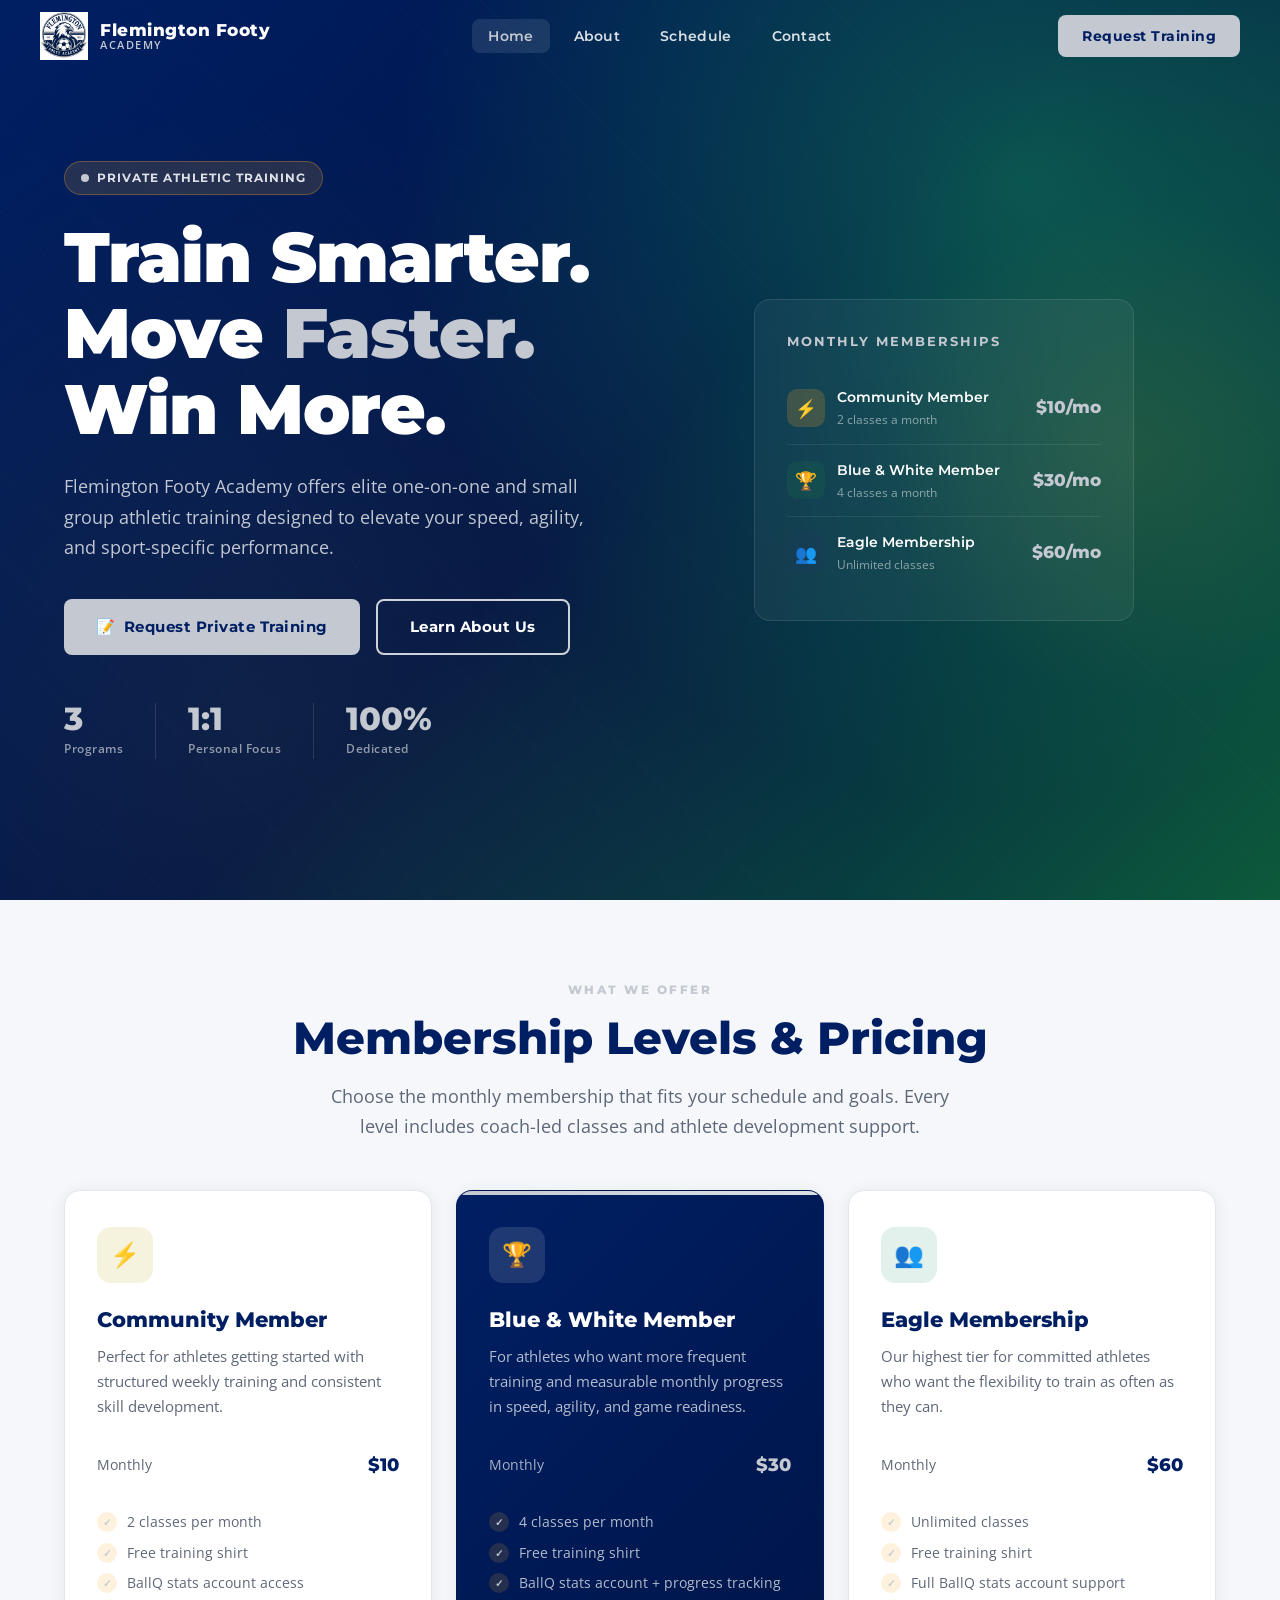
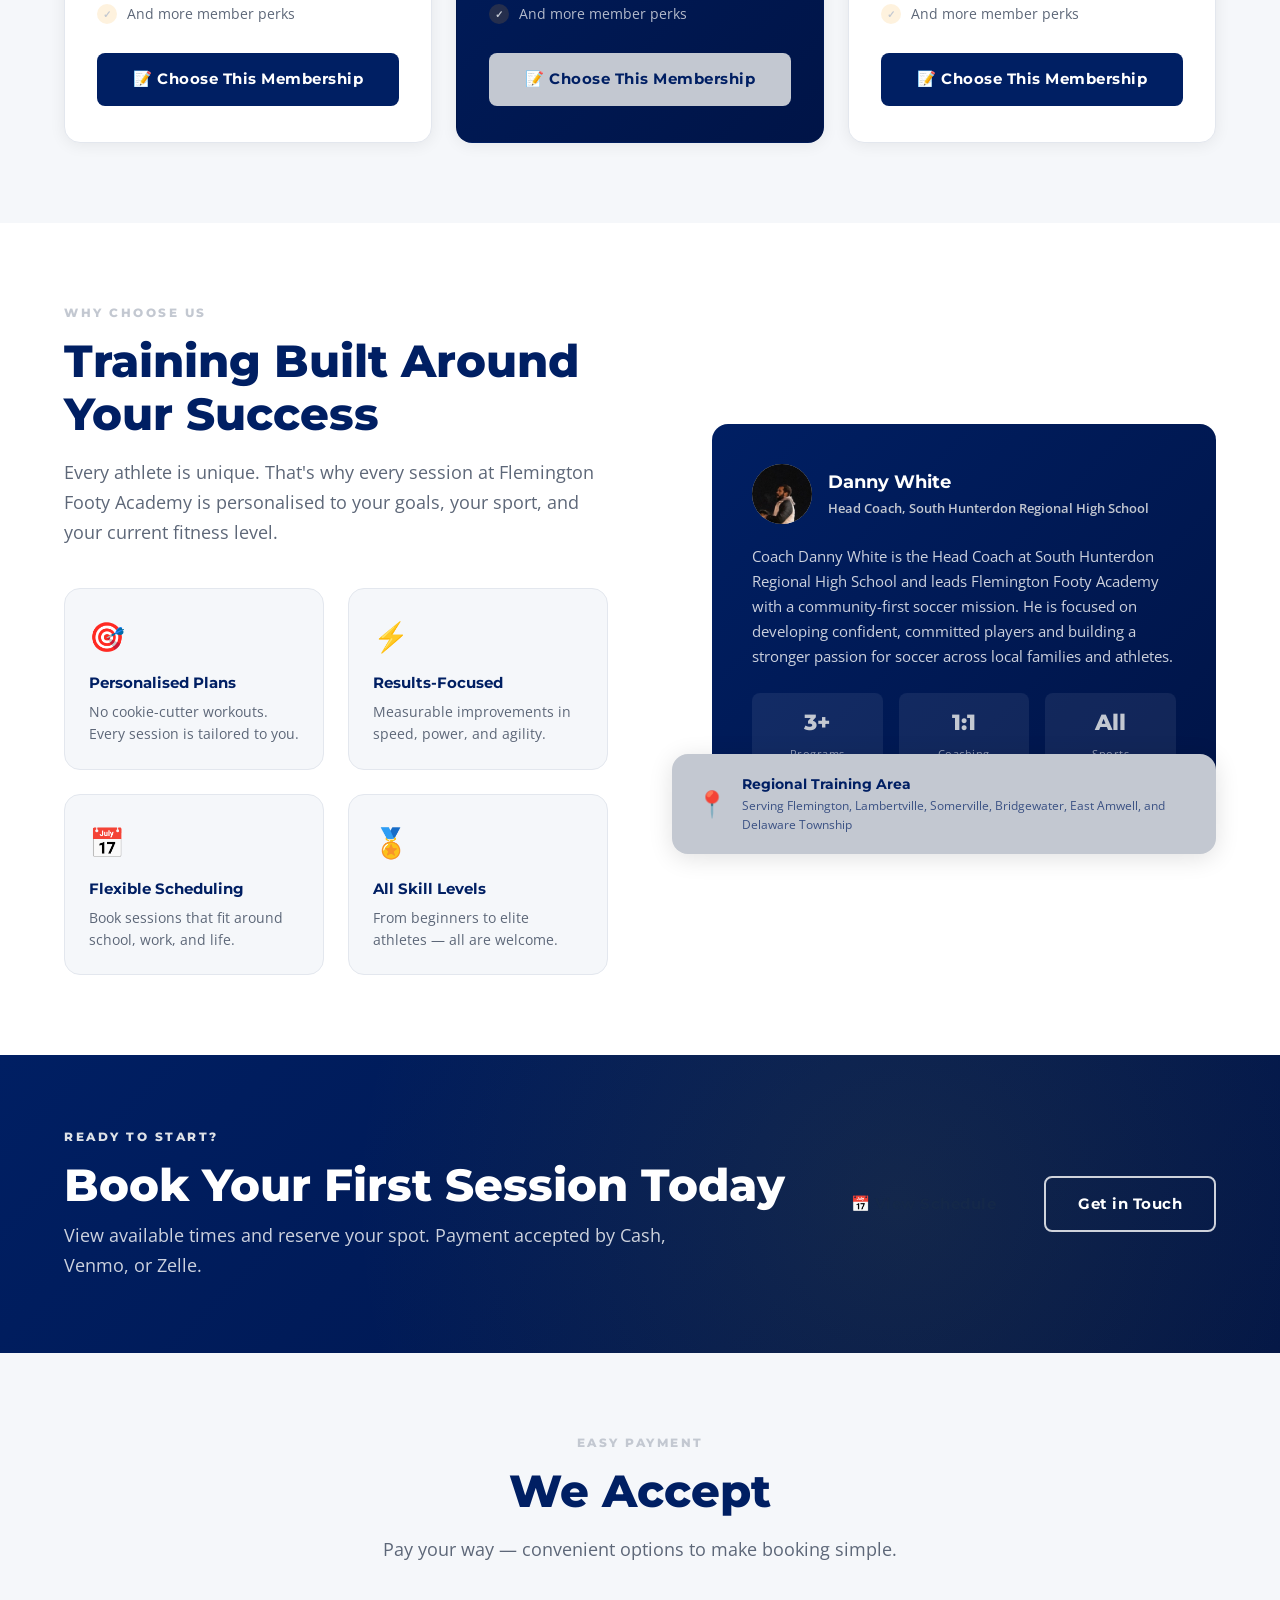
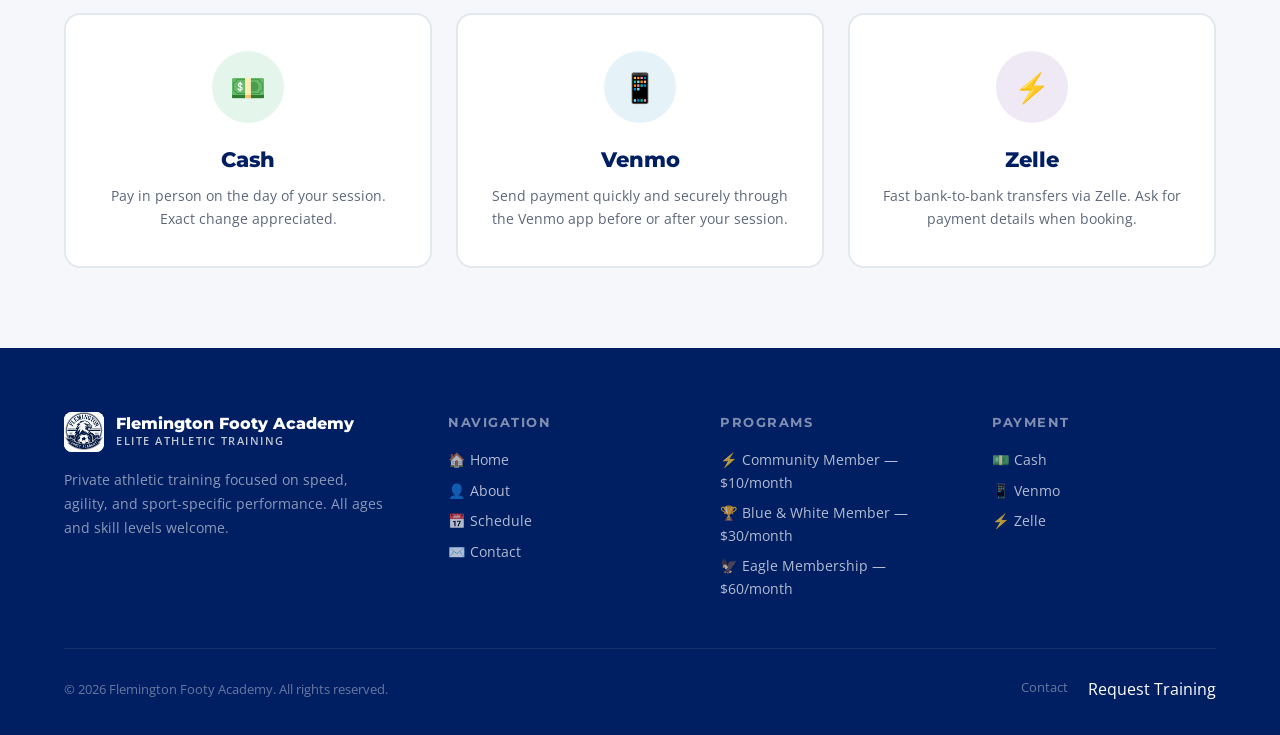
<file: index.html>
<!DOCTYPE html>
<html lang="en">
<head>
  <meta charset="UTF-8" />
  <meta name="viewport" content="width=device-width, initial-scale=1.0" />
  <meta name="description" content="Flemington Footy Academy – Private athletic training for speed & agility, sport specific training, and small group sessions. Book your session today." />
  <title>Flemington Footy Academy | Elite Athletic Training</title>
  <link rel="icon" href="images/ffa-logo-2026.png" type="image/png" />
  <link rel="stylesheet" href="css/style.css" />
</head>
<body>

  <!-- ══ NAVBAR ══════════════════════════════════════════════ -->
  <nav class="navbar" aria-label="Main navigation">
    <div class="nav-inner">
      <a href="index.html" class="nav-brand" aria-label="Flemington Footy Academy Home">
        <img src="images/ffa-logo-2026.png" alt="Flemington Footy Academy" class="nav-logo-mark" />
        <div class="nav-brand-text">
          <span class="nav-brand-name">Flemington Footy</span>
          <span class="nav-brand-sub">Academy</span>
        </div>
      </a>

      <ul class="nav-links" role="list">
        <li><a href="index.html"    class="nav-link">Home</a></li>
        <li><a href="about.html"    class="nav-link">About</a></li>
        <li><a href="schedule.html" class="nav-link">Schedule</a></li>
        <li><a href="contact.html"  class="nav-link">Contact</a></li>
      </ul>

      <a href="contact.html" class="btn btn-gold nav-cta">Request Training</a>

      <button class="hamburger" aria-label="Open menu" aria-expanded="false">
        <span></span><span></span><span></span>
      </button>
    </div>
  </nav>

  <!-- Mobile nav -->
  <div class="mobile-nav" role="navigation" aria-label="Mobile navigation">
    <a href="index.html"    class="mobile-nav-link">Home</a>
    <a href="about.html"    class="mobile-nav-link">About</a>
    <a href="schedule.html" class="mobile-nav-link">Schedule</a>
    <a href="contact.html"  class="mobile-nav-link">Contact</a>
    <a href="contact.html" class="btn btn-gold" style="margin-top:8px;justify-content:center;">Request Training</a>
  </div>

  <!-- ══ HERO ════════════════════════════════════════════════ -->
  <section class="hero" aria-label="Hero">
    <div class="hero-bg-pattern" aria-hidden="true"></div>
    <div class="hero-accent" aria-hidden="true"></div>

    <div class="container">
      <div class="hero-content">
        <!-- Left: text -->
        <div class="hero-text">
          <div class="hero-badge">
            <span class="hero-badge-dot" aria-hidden="true"></span>
            <span class="hero-badge-text">Private Athletic Training</span>
          </div>

          <h1 class="hero-title">
            Train Smarter.<br>
            Move <span class="hero-title-accent">Faster.</span><br>
            Win More.
          </h1>

          <p class="hero-description">
            Flemington Footy Academy offers elite one-on-one and small group
            athletic training designed to elevate your speed, agility, and
            sport-specific performance.
          </p>

          <div class="hero-actions">
            <a href="contact.html" class="btn btn-gold">
              <span>📝</span> Request Private Training
            </a>
            <a href="about.html" class="btn btn-outline-white">Learn About Us</a>
          </div>

          <div class="hero-stats" aria-label="Key statistics">
            <div class="stat-item">
              <span class="stat-number">3</span>
              <span class="stat-label">Programs</span>
            </div>
            <div class="stat-item" style="border-left:1px solid rgba(255,255,255,0.12);padding-left:32px;">
              <span class="stat-number">1:1</span>
              <span class="stat-label">Personal Focus</span>
            </div>
            <div class="stat-item" style="border-left:1px solid rgba(255,255,255,0.12);padding-left:32px;">
              <span class="stat-number">100%</span>
              <span class="stat-label">Dedicated</span>
            </div>
          </div>
        </div>

        <!-- Right: pricing card -->
        <div class="hero-visual" aria-hidden="true">
          <div class="hero-card">
            <p class="hero-card-title">Monthly Memberships</p>

            <div class="service-item">
              <div class="service-item-info">
                <div class="service-icon service-icon-1">⚡</div>
                <div>
                  <div class="service-item-name">Community Member</div>
                  <div class="service-item-desc">2 classes a month</div>
                </div>
              </div>
              <span class="service-item-price">$10/mo</span>
            </div>

            <div class="service-item">
              <div class="service-item-info">
                <div class="service-icon service-icon-2">🏆</div>
                <div>
                  <div class="service-item-name">Blue &amp; White Member</div>
                  <div class="service-item-desc">4 classes a month</div>
                </div>
              </div>
              <span class="service-item-price">$30/mo</span>
            </div>

            <div class="service-item">
              <div class="service-item-info">
                <div class="service-icon service-icon-3">👥</div>
                <div>
                  <div class="service-item-name">Eagle Membership</div>
                  <div class="service-item-desc">Unlimited classes</div>
                </div>
              </div>
              <span class="service-item-price">$60/mo</span>
            </div>
          </div>
        </div>
      </div>
    </div>
  </section>

  <!-- ══ SERVICES ════════════════════════════════════════════ -->
  <section class="services-section section-pad" id="services" aria-labelledby="services-heading">
    <div class="container">
      <div class="text-center reveal">
        <span class="section-label">What We Offer</span>
        <h2 class="section-title" id="services-heading">Membership Levels &amp; Pricing</h2>
        <p class="section-subtitle" style="margin:0 auto;">
          Choose the monthly membership that fits your schedule and goals.
          Every level includes coach-led classes and athlete development support.
        </p>
      </div>

      <div class="services-grid">

        <!-- Community Member -->
        <article class="service-card reveal animate-delay-1">
          <div class="service-card-icon service-card-icon-gold" aria-hidden="true">⚡</div>
          <h3 class="service-card-name">Community Member</h3>
          <p class="service-card-desc">
            Perfect for athletes getting started with structured weekly training
            and consistent skill development.
          </p>
          <div class="service-card-pricing">
            <div class="price-row">
              <span class="price-label">Monthly</span>
              <span class="price-value">$10</span>
            </div>
          </div>
          <ul class="service-card-features" aria-label="Features">
            <li class="feature-item">
              <span class="feature-check" aria-hidden="true">✓</span>
              2 classes per month
            </li>
            <li class="feature-item">
              <span class="feature-check" aria-hidden="true">✓</span>
              Free training shirt
            </li>
            <li class="feature-item">
              <span class="feature-check" aria-hidden="true">✓</span>
              BallQ stats account access
            </li>
            <li class="feature-item">
              <span class="feature-check" aria-hidden="true">✓</span>
              And more member perks
            </li>
          </ul>
          <a href="contact.html" class="btn btn-navy" style="width:100%;justify-content:center;">
            📝 Choose This Membership
          </a>
        </article>

        <!-- Blue & White Member -->
        <article class="service-card featured reveal animate-delay-2">
          <div class="service-card-icon" aria-hidden="true">🏆</div>
          <h3 class="service-card-name">Blue &amp; White Member</h3>
          <p class="service-card-desc">
            For athletes who want more frequent training and measurable monthly
            progress in speed, agility, and game readiness.
          </p>
          <div class="service-card-pricing">
            <div class="price-row">
              <span class="price-label">Monthly</span>
              <span class="price-value">$30</span>
            </div>
          </div>
          <ul class="service-card-features" aria-label="Features">
            <li class="feature-item">
              <span class="feature-check" aria-hidden="true">✓</span>
              4 classes per month
            </li>
            <li class="feature-item">
              <span class="feature-check" aria-hidden="true">✓</span>
              Free training shirt
            </li>
            <li class="feature-item">
              <span class="feature-check" aria-hidden="true">✓</span>
              BallQ stats account + progress tracking
            </li>
            <li class="feature-item">
              <span class="feature-check" aria-hidden="true">✓</span>
              And more member perks
            </li>
          </ul>
          <a href="contact.html" class="btn btn-gold" style="width:100%;justify-content:center;">
            📝 Choose This Membership
          </a>
        </article>

        <!-- Eagle Membership -->
        <article class="service-card reveal animate-delay-3">
          <div class="service-card-icon service-card-icon-green" aria-hidden="true">👥</div>
          <h3 class="service-card-name">Eagle Membership</h3>
          <p class="service-card-desc">
            Our highest tier for committed athletes who want the flexibility to
            train as often as they can.
          </p>
          <div class="service-card-pricing">
            <div class="price-row">
              <span class="price-label">Monthly</span>
              <span class="price-value">$60</span>
            </div>
          </div>
          <ul class="service-card-features" aria-label="Features">
            <li class="feature-item">
              <span class="feature-check" aria-hidden="true">✓</span>
              Unlimited classes
            </li>
            <li class="feature-item">
              <span class="feature-check" aria-hidden="true">✓</span>
              Free training shirt
            </li>
            <li class="feature-item">
              <span class="feature-check" aria-hidden="true">✓</span>
              Full BallQ stats account support
            </li>
            <li class="feature-item">
              <span class="feature-check" aria-hidden="true">✓</span>
              And more member perks
            </li>
          </ul>
          <a href="contact.html" class="btn btn-navy" style="width:100%;justify-content:center;">
            📝 Choose This Membership
          </a>
        </article>

      </div>
    </div>
  </section>

  <!-- ══ WHY US ═══════════════════════════════════════════════ -->
  <section class="why-section section-pad" aria-labelledby="why-heading">
    <div class="container">
      <div class="why-grid">
        <div>
          <span class="section-label reveal">Why Choose Us</span>
          <h2 class="section-title reveal" id="why-heading">
            Training Built Around<br>Your Success
          </h2>
          <p class="section-subtitle reveal">
            Every athlete is unique. That's why every session at Flemington Footy
            Academy is personalised to your goals, your sport, and your current
            fitness level.
          </p>

          <div class="why-features">
            <div class="why-feature reveal">
              <div class="why-feature-icon" aria-hidden="true">🎯</div>
              <h3 class="why-feature-title">Personalised Plans</h3>
              <p class="why-feature-desc">No cookie-cutter workouts. Every session is tailored to you.</p>
            </div>
            <div class="why-feature reveal">
              <div class="why-feature-icon" aria-hidden="true">⚡</div>
              <h3 class="why-feature-title">Results-Focused</h3>
              <p class="why-feature-desc">Measurable improvements in speed, power, and agility.</p>
            </div>
            <div class="why-feature reveal">
              <div class="why-feature-icon" aria-hidden="true">📅</div>
              <h3 class="why-feature-title">Flexible Scheduling</h3>
              <p class="why-feature-desc">Book sessions that fit around school, work, and life.</p>
            </div>
            <div class="why-feature reveal">
              <div class="why-feature-icon" aria-hidden="true">🏅</div>
              <h3 class="why-feature-title">All Skill Levels</h3>
              <p class="why-feature-desc">From beginners to elite athletes — all are welcome.</p>
            </div>
          </div>
        </div>

        <!-- Trainer card (desktop) -->
        <div class="why-visual" aria-hidden="true">
          <div class="why-card-stack">
            <div class="trainer-card">
              <div class="trainer-card-header">
                <img src="images/danny-white-profile.jpeg" alt="Coach Danny White" class="trainer-avatar" />
                <div>
                  <div class="trainer-name">Danny White</div>
                  <div class="trainer-title-text">Head Coach, South Hunterdon Regional High School</div>
                </div>
              </div>
              <p class="trainer-bio">
                Coach Danny White is the Head Coach at South Hunterdon Regional High School and leads Flemington Footy Academy with a community-first soccer mission. He is focused on developing confident, committed players and building a stronger passion for soccer across local families and athletes.
              </p>
              <div class="trainer-stats">
                <div class="trainer-stat">
                  <span class="trainer-stat-number">3+</span>
                  <span class="trainer-stat-label">Programs</span>
                </div>
                <div class="trainer-stat">
                  <span class="trainer-stat-number">1:1</span>
                  <span class="trainer-stat-label">Coaching</span>
                </div>
                <div class="trainer-stat">
                  <span class="trainer-stat-number">All</span>
                  <span class="trainer-stat-label">Sports</span>
                </div>
              </div>
            </div>
            <div class="why-accent-card">
              <span class="why-accent-icon" aria-hidden="true">📍</span>
              <div>
                <div class="why-accent-title">Regional Training Area</div>
                <div class="why-accent-desc">Serving Flemington, Lambertville, Somerville, Bridgewater, East Amwell, and Delaware Township</div>
              </div>
            </div>
          </div>
        </div>

      </div>
    </div>
  </section>

  <!-- ══ CTA STRIP ═══════════════════════════════════════════ -->
  <section class="cta-strip" aria-labelledby="cta-heading">
    <div class="container">
      <div class="cta-strip-inner">
        <div class="cta-strip-text reveal">
          <span class="section-label section-label--white">Ready to Start?</span>
          <h2 class="section-title section-title--white" id="cta-heading">
            Book Your First Session Today
          </h2>
          <p class="section-subtitle section-subtitle--white">
            View available times and reserve your spot. Payment accepted by
            Cash, Venmo, or Zelle.
          </p>
        </div>
        <div class="cta-strip-actions reveal">
          <a href="contact.html" class="btn btn-gold\">📅 View Schedule</a>
          <a href="contact.html" class="btn btn-outline-white">Get in Touch</a>
        </div>
      </div>
    </div>
  </section>

  <!-- ══ PAYMENT ══════════════════════════════════════════════ -->
  <section class="payment-section section-pad" aria-labelledby="payment-heading">
    <div class="container">
      <div class="text-center reveal">
        <span class="section-label">Easy Payment</span>
        <h2 class="section-title" id="payment-heading">We Accept</h2>
        <p class="section-subtitle" style="margin:0 auto;">
          Pay your way — convenient options to make booking simple.
        </p>
      </div>

      <div class="payment-grid">
        <div class="payment-card reveal">
          <div class="payment-logo payment-logo-cash" aria-hidden="true">💵</div>
          <h3 class="payment-name">Cash</h3>
          <p class="payment-desc">
            Pay in person on the day of your session. Exact change appreciated.
          </p>
        </div>
        <div class="payment-card reveal">
          <div class="payment-logo payment-logo-venmo" aria-hidden="true">📱</div>
          <h3 class="payment-name">Venmo</h3>
          <p class="payment-desc">
            Send payment quickly and securely through the Venmo app before or after your session.
          </p>
        </div>
        <div class="payment-card reveal">
          <div class="payment-logo payment-logo-zelle" aria-hidden="true">⚡</div>
          <h3 class="payment-name">Zelle</h3>
          <p class="payment-desc">
            Fast bank-to-bank transfers via Zelle. Ask for payment details when booking.
          </p>
        </div>
      </div>
    </div>
  </section>

  <!-- ══ FOOTER ════════════════════════════════════════════════ -->
  <footer class="footer" aria-label="Site footer">
    <div class="container">
      <div class="footer-grid">

        <div class="footer-brand">
          <div class="footer-logo">
            <img src="images/ffa-logo-2026.png" alt="Flemington Footy Academy logo" class="footer-logo-mark" />
            <div>
              <div class="footer-brand-name">Flemington Footy Academy</div>
              <div class="footer-brand-sub">Elite Athletic Training</div>
            </div>
          </div>
          <p class="footer-desc">
            Private athletic training focused on speed, agility, and sport-specific
            performance. All ages and skill levels welcome.
          </p>
        </div>

        <div>
          <h4 class="footer-col-title">Navigation</h4>
          <ul class="footer-links" role="list">
            <li><a href="index.html"    class="footer-link">🏠 Home</a></li>
            <li><a href="about.html"    class="footer-link">👤 About</a></li>
            <li><a href="schedule.html" class="footer-link">📅 Schedule</a></li>
            <li><a href="contact.html"  class="footer-link">✉️ Contact</a></li>
          </ul>
        </div>

        <div>
          <h4 class="footer-col-title">Programs</h4>
          <ul class="footer-links" role="list">
            <li><a href="schedule.html" class="footer-link">⚡ Community Member — $10/month</a></li>
            <li><a href="schedule.html" class="footer-link">🏆 Blue &amp; White Member — $30/month</a></li>
            <li><a href="schedule.html" class="footer-link">🦅 Eagle Membership — $60/month</a></li>
          </ul>
        </div>

        <div>
          <h4 class="footer-col-title">Payment</h4>
          <ul class="footer-links" role="list">
            <li><span class="footer-link">💵 Cash</span></li>
            <li><span class="footer-link">📱 Venmo</span></li>
            <li><span class="footer-link">⚡ Zelle</span></li>
          </ul>
        </div>

      </div>

      <div class="footer-bottom">
        <p class="footer-copy">
          &copy; <span id="footerYear"></span> Flemington Footy Academy. All rights reserved.
        </p>
        <div class="footer-bottom-links">
          <a href="contact.html" class="footer-bottom-link">Contact</a>
          <a href="contact.html" class="footer-bottom-link\">Request Training</a>
        </div>
      </div>
    </div>
  </footer>

  <script src="js/main.js"></script>
  <script>
    document.getElementById('footerYear').textContent = new Date().getFullYear();
  </script>
</body>
</html>
</file>
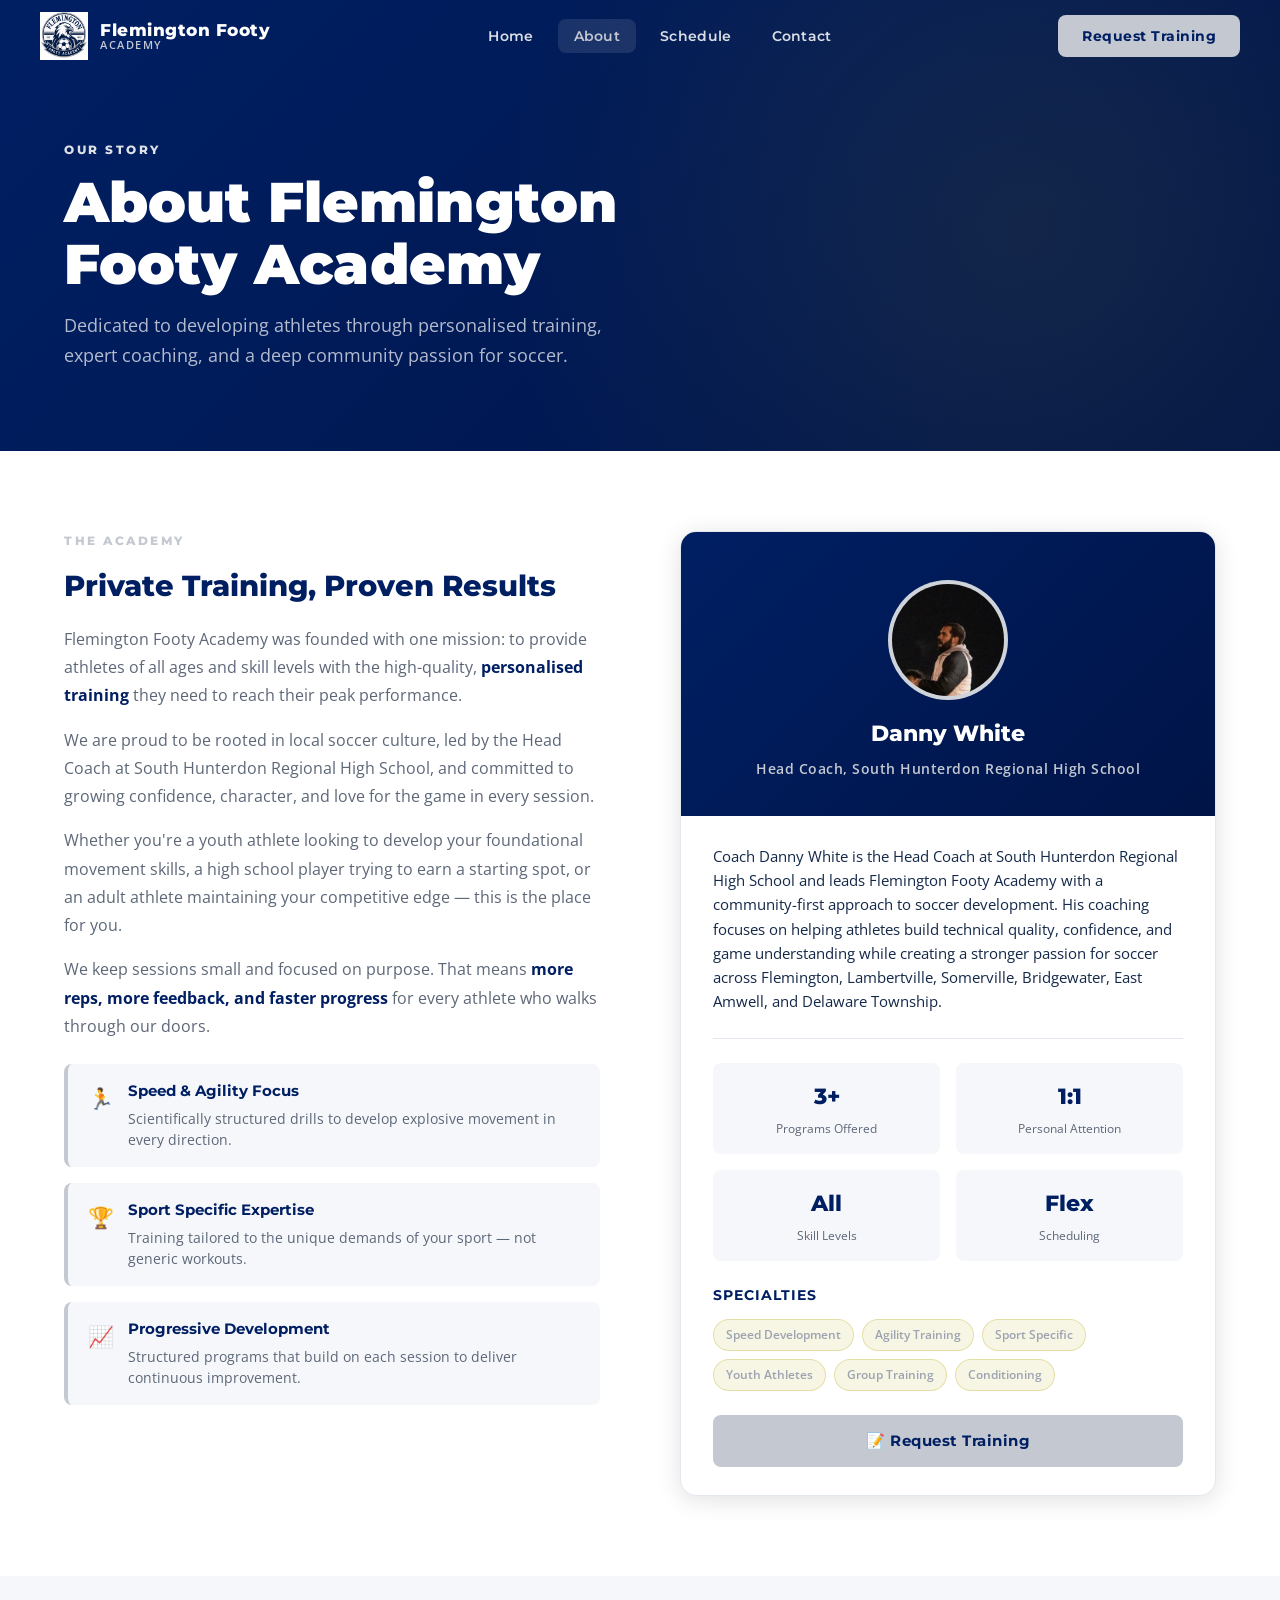
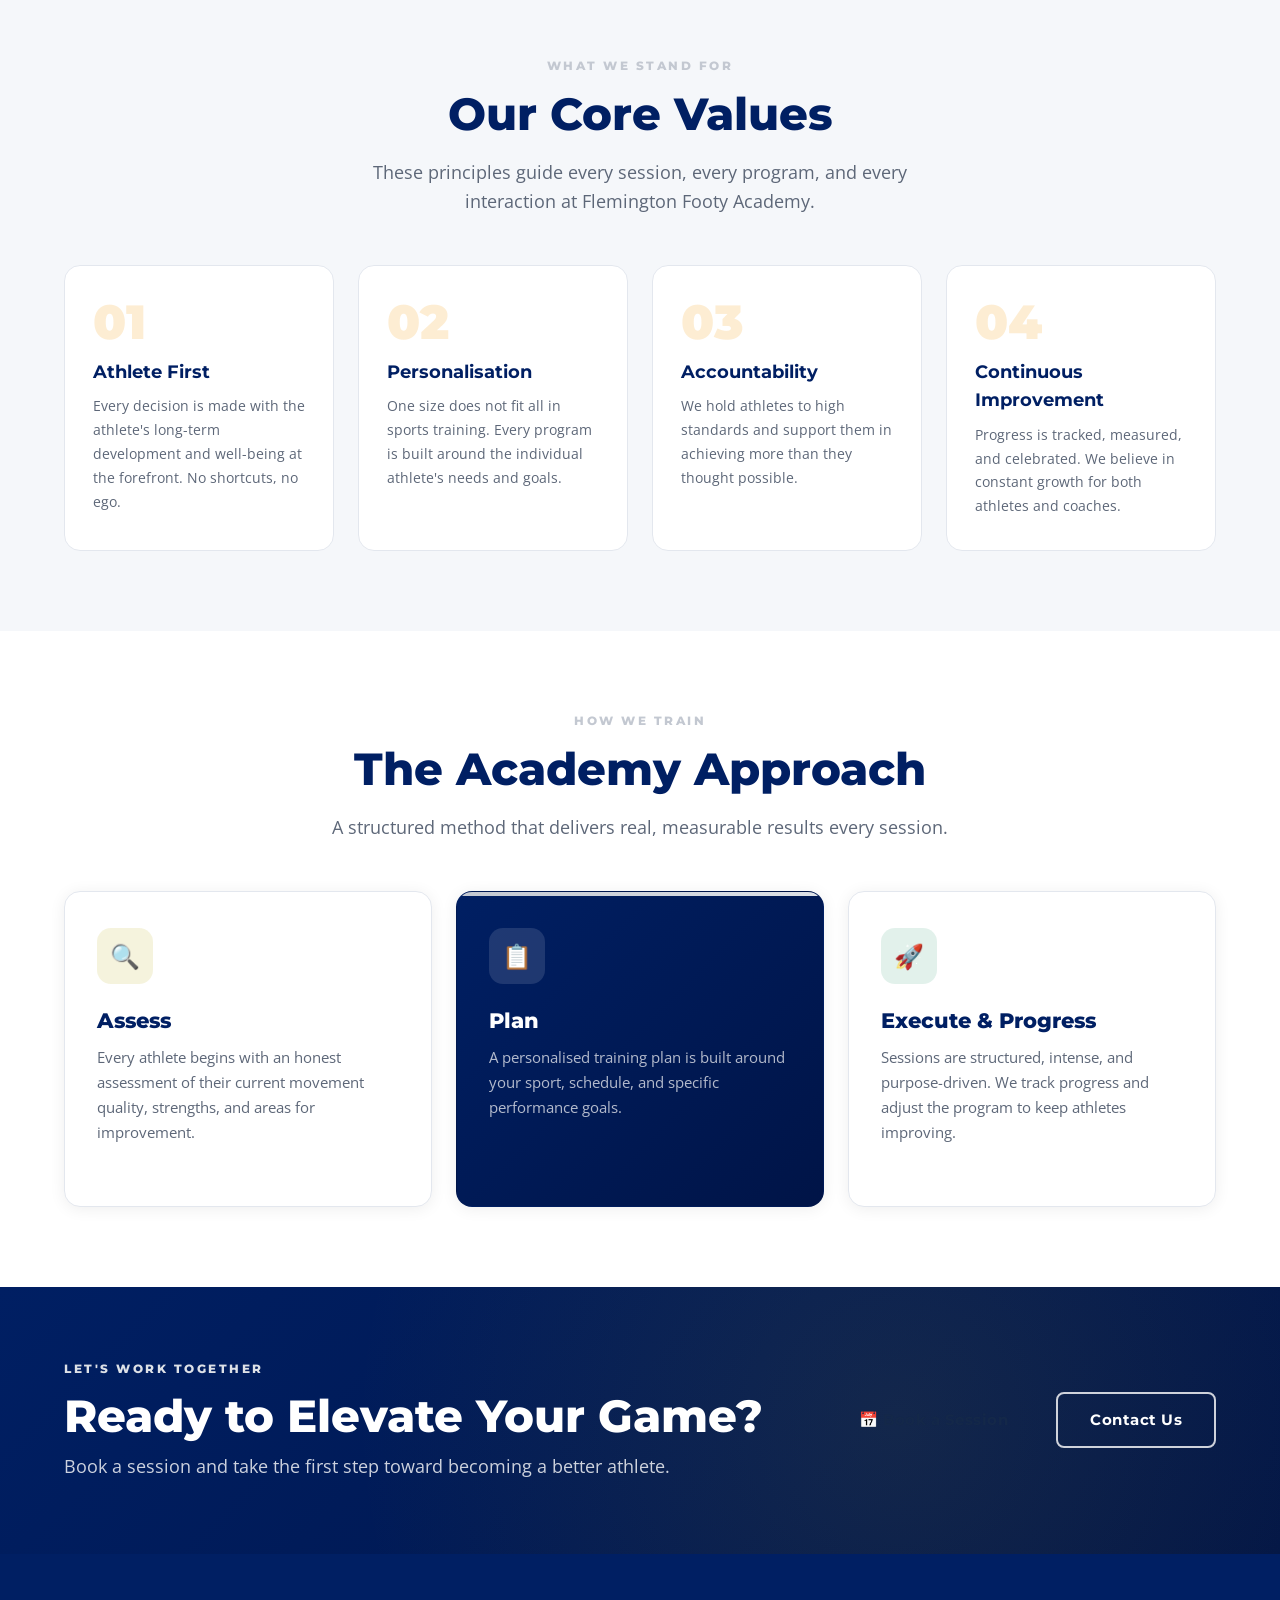
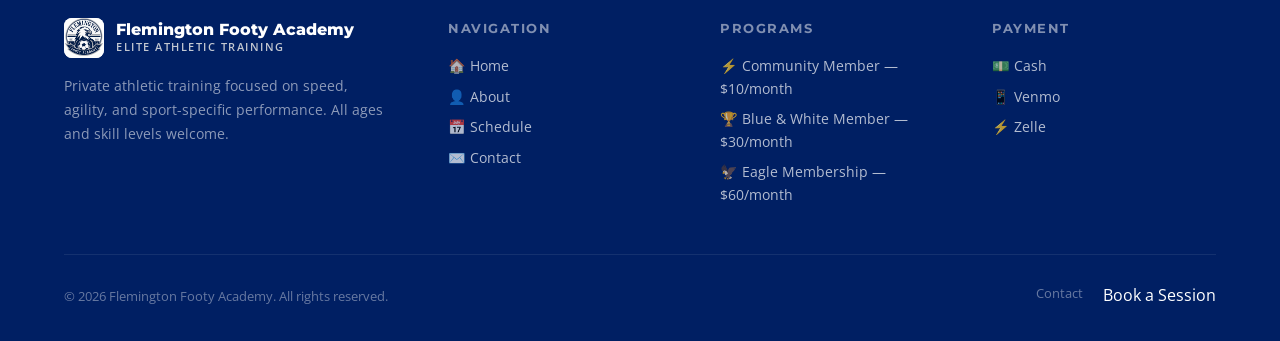
<file: about.html>
<!DOCTYPE html>
<html lang="en">
<head>
  <meta charset="UTF-8" />
  <meta name="viewport" content="width=device-width, initial-scale=1.0" />
  <meta name="description" content="Learn about Flemington Footy Academy, led by the Head Coach at South Hunterdon Regional High School, and our community-first soccer mission." />
  <title>About | Flemington Footy Academy</title>
  <link rel="icon" href="images/ffa-logo-2026.png" type="image/png" />
  <link rel="stylesheet" href="css/style.css" />
</head>
<body>

  <!-- ══ NAVBAR ══════════════════════════════════════════════ -->
  <nav class="navbar scrolled" aria-label="Main navigation">
    <div class="nav-inner">
      <a href="index.html" class="nav-brand" aria-label="Flemington Footy Academy Home">
        <img src="images/ffa-logo-2026.png" alt="Flemington Footy Academy" class="nav-logo-mark" />
        <div class="nav-brand-text">
          <span class="nav-brand-name">Flemington Footy</span>
          <span class="nav-brand-sub">Academy</span>
        </div>
      </a>

      <ul class="nav-links" role="list">
        <li><a href="index.html"    class="nav-link">Home</a></li>
        <li><a href="about.html"    class="nav-link">About</a></li>
        <li><a href="schedule.html" class="nav-link">Schedule</a></li>
        <li><a href="contact.html"  class="nav-link">Contact</a></li>
      </ul>

      <a href="contact.html" class="btn btn-gold nav-cta">Request Training</a>

      <button class="hamburger" aria-label="Open menu" aria-expanded="false">
        <span></span><span></span><span></span>
      </button>
    </div>
  </nav>

  <!-- Mobile nav -->
  <div class="mobile-nav" role="navigation" aria-label="Mobile navigation">
    <a href="index.html"    class="mobile-nav-link">Home</a>
    <a href="about.html"    class="mobile-nav-link">About</a>
    <a href="schedule.html" class="mobile-nav-link">Schedule</a>
    <a href="contact.html"  class="mobile-nav-link">Contact</a>
    <a href="contact.html" class="btn btn-gold" style="margin-top:8px;justify-content:center;">Request Training</a>
  </div>

  <!-- ══ PAGE HERO ════════════════════════════════════════════ -->
  <header class="page-hero" aria-labelledby="about-page-title">
    <div class="container">
      <div class="page-hero-content">
        <span class="section-label section-label--white">Our Story</span>
        <h1 class="page-hero-title" id="about-page-title">
          About Flemington<br>Footy Academy
        </h1>
        <p class="page-hero-sub">
          Dedicated to developing athletes through personalised training,
          expert coaching, and a deep community passion for soccer.
        </p>
      </div>
    </div>
  </header>

  <!-- ══ ABOUT STORY ══════════════════════════════════════════ -->
  <section class="section-pad" aria-labelledby="story-heading">
    <div class="container">
      <div class="about-story">

        <!-- Text -->
        <div class="about-text">
          <span class="section-label reveal">The Academy</span>
          <h2 class="reveal" id="story-heading">Private Training, Proven Results</h2>

          <p class="reveal">
            Flemington Footy Academy was founded with one mission: to provide
            athletes of all ages and skill levels with the high-quality,
            <strong>personalised training</strong> they need to reach their peak
            performance.
          </p>

          <p class="reveal">
            We are proud to be rooted in local soccer culture, led by the
            Head Coach at South Hunterdon Regional High School, and committed
            to growing confidence, character, and love for the game in every
            session.
          </p>

          <p class="reveal">
            Whether you're a youth athlete looking to develop your foundational
            movement skills, a high school player trying to earn a starting spot,
            or an adult athlete maintaining your competitive edge — this is the
            place for you.
          </p>

          <p class="reveal">
            We keep sessions small and focused on purpose. That means
            <strong>more reps, more feedback, and faster progress</strong> for every
            athlete who walks through our doors.
          </p>

          <div class="about-highlights">
            <div class="highlight-item reveal">
              <span class="highlight-icon" aria-hidden="true">🏃</span>
              <div class="highlight-content">
                <div class="highlight-title">Speed &amp; Agility Focus</div>
                <div class="highlight-text">Scientifically structured drills to develop explosive movement in every direction.</div>
              </div>
            </div>
            <div class="highlight-item reveal">
              <span class="highlight-icon" aria-hidden="true">🏆</span>
              <div class="highlight-content">
                <div class="highlight-title">Sport Specific Expertise</div>
                <div class="highlight-text">Training tailored to the unique demands of your sport — not generic workouts.</div>
              </div>
            </div>
            <div class="highlight-item reveal">
              <span class="highlight-icon" aria-hidden="true">📈</span>
              <div class="highlight-content">
                <div class="highlight-title">Progressive Development</div>
                <div class="highlight-text">Structured programs that build on each session to deliver continuous improvement.</div>
              </div>
            </div>
          </div>
        </div>

        <!-- Profile Card -->
        <aside class="about-profile-card reveal" aria-label="Trainer profile">
          <div class="profile-card-header">
            <img src="images/danny-white-profile.jpeg" alt="Coach Danny White" class="profile-avatar" />
            <div class="profile-name">Danny White</div>
            <div class="profile-role">Head Coach, South Hunterdon Regional High School</div>
          </div>

          <div class="profile-card-body">
            <div class="profile-bio">
              <p>Coach Danny White is the Head Coach at South Hunterdon Regional High School and leads Flemington Footy Academy with a community-first approach to soccer development. His coaching focuses on helping athletes build technical quality, confidence, and game understanding while creating a stronger passion for soccer across Flemington, Lambertville, Somerville, Bridgewater, East Amwell, and Delaware Township.</p>
            </div>

            <div class="profile-stat-row">
              <div class="profile-stat">
                <span class="profile-stat-value">3+</span>
                <span class="profile-stat-label">Programs Offered</span>
              </div>
              <div class="profile-stat">
                <span class="profile-stat-value">1:1</span>
                <span class="profile-stat-label">Personal Attention</span>
              </div>
              <div class="profile-stat">
                <span class="profile-stat-value">All</span>
                <span class="profile-stat-label">Skill Levels</span>
              </div>
              <div class="profile-stat">
                <span class="profile-stat-value">Flex</span>
                <span class="profile-stat-label">Scheduling</span>
              </div>
            </div>

            <div class="profile-specialties">
              <div class="profile-specialties-title">Specialties</div>
              <div class="specialty-tags" aria-label="Trainer specialties">
                <span class="specialty-tag">Speed Development</span>
                <span class="specialty-tag">Agility Training</span>
                <span class="specialty-tag">Sport Specific</span>
                <span class="specialty-tag">Youth Athletes</span>
                <span class="specialty-tag">Group Training</span>
                <span class="specialty-tag">Conditioning</span>
              </div>
            </div>

            <a href="contact.html" class="btn btn-gold" style="width:100%;justify-content:center;">
              📝 Request Training
            </a>
          </div>
        </aside>

      </div>
    </div>
  </section>

  <!-- ══ VALUES ═══════════════════════════════════════════════ -->
  <section class="values-section section-pad" aria-labelledby="values-heading">
    <div class="container">
      <div class="text-center reveal">
        <span class="section-label">What We Stand For</span>
        <h2 class="section-title" id="values-heading">Our Core Values</h2>
        <p class="section-subtitle" style="margin:0 auto;">
          These principles guide every session, every program, and every
          interaction at Flemington Footy Academy.
        </p>
      </div>

      <div class="values-grid">
        <div class="value-card reveal">
          <div class="value-number" aria-hidden="true">01</div>
          <h3 class="value-title">Athlete First</h3>
          <p class="value-desc">
            Every decision is made with the athlete's long-term development and
            well-being at the forefront. No shortcuts, no ego.
          </p>
        </div>
        <div class="value-card reveal">
          <div class="value-number" aria-hidden="true">02</div>
          <h3 class="value-title">Personalisation</h3>
          <p class="value-desc">
            One size does not fit all in sports training. Every program is
            built around the individual athlete's needs and goals.
          </p>
        </div>
        <div class="value-card reveal">
          <div class="value-number" aria-hidden="true">03</div>
          <h3 class="value-title">Accountability</h3>
          <p class="value-desc">
            We hold athletes to high standards and support them in achieving
            more than they thought possible.
          </p>
        </div>
        <div class="value-card reveal">
          <div class="value-number" aria-hidden="true">04</div>
          <h3 class="value-title">Continuous Improvement</h3>
          <p class="value-desc">
            Progress is tracked, measured, and celebrated. We believe in
            constant growth for both athletes and coaches.
          </p>
        </div>
      </div>
    </div>
  </section>

  <!-- ══ TRAINING APPROACH ════════════════════════════════════ -->
  <section class="section-pad" style="background:var(--white);" aria-labelledby="approach-heading">
    <div class="container">
      <div class="text-center reveal">
        <span class="section-label">How We Train</span>
        <h2 class="section-title" id="approach-heading">The Academy Approach</h2>
        <p class="section-subtitle" style="margin:0 auto;">
          A structured method that delivers real, measurable results every session.
        </p>
      </div>

      <div class="services-grid" style="margin-top:48px;">
        <div class="service-card reveal">
          <div class="service-card-icon service-card-icon-gold" aria-hidden="true">🔍</div>
          <h3 class="service-card-name">Assess</h3>
          <p class="service-card-desc">
            Every athlete begins with an honest assessment of their current movement
            quality, strengths, and areas for improvement.
          </p>
        </div>
        <div class="service-card featured reveal">
          <div class="service-card-icon" aria-hidden="true">📋</div>
          <h3 class="service-card-name">Plan</h3>
          <p class="service-card-desc">
            A personalised training plan is built around your sport, schedule,
            and specific performance goals.
          </p>
        </div>
        <div class="service-card reveal">
          <div class="service-card-icon service-card-icon-green" aria-hidden="true">🚀</div>
          <h3 class="service-card-name">Execute &amp; Progress</h3>
          <p class="service-card-desc">
            Sessions are structured, intense, and purpose-driven. We track progress
            and adjust the program to keep athletes improving.
          </p>
        </div>
      </div>
    </div>
  </section>

  <!-- ══ CTA ══════════════════════════════════════════════════ -->
  <section class="cta-strip" aria-labelledby="about-cta-heading">
    <div class="container">
      <div class="cta-strip-inner">
        <div class="cta-strip-text reveal">
          <span class="section-label section-label--white">Let's Work Together</span>
          <h2 class="section-title section-title--white" id="about-cta-heading">
            Ready to Elevate Your Game?
          </h2>
          <p class="section-subtitle section-subtitle--white">
            Book a session and take the first step toward becoming a better athlete.
          </p>
        </div>
        <div class="cta-strip-actions reveal">
          <a href="contact.html" class="btn btn-gold\">📅 Book a Session</a>
          <a href="contact.html"  class="btn btn-outline-white">Contact Us</a>
        </div>
      </div>
    </div>
  </section>

  <!-- ══ FOOTER ════════════════════════════════════════════════ -->
  <footer class="footer" aria-label="Site footer">
    <div class="container">
      <div class="footer-grid">
        <div class="footer-brand">
          <div class="footer-logo">
            <img src="images/ffa-logo-2026.png" alt="Flemington Footy Academy logo" class="footer-logo-mark" />
            <div>
              <div class="footer-brand-name">Flemington Footy Academy</div>
              <div class="footer-brand-sub">Elite Athletic Training</div>
            </div>
          </div>
          <p class="footer-desc">
            Private athletic training focused on speed, agility, and sport-specific
            performance. All ages and skill levels welcome.
          </p>
        </div>
        <div>
          <h4 class="footer-col-title">Navigation</h4>
          <ul class="footer-links" role="list">
            <li><a href="index.html"    class="footer-link">🏠 Home</a></li>
            <li><a href="about.html"    class="footer-link">👤 About</a></li>
            <li><a href="schedule.html" class="footer-link">📅 Schedule</a></li>
            <li><a href="contact.html"  class="footer-link">✉️ Contact</a></li>
          </ul>
        </div>
        <div>
          <h4 class="footer-col-title">Programs</h4>
          <ul class="footer-links" role="list">
            <li><a href="schedule.html" class="footer-link">⚡ Community Member — $10/month</a></li>
            <li><a href="schedule.html" class="footer-link">🏆 Blue &amp; White Member — $30/month</a></li>
            <li><a href="schedule.html" class="footer-link">🦅 Eagle Membership — $60/month</a></li>
          </ul>
        </div>
        <div>
          <h4 class="footer-col-title">Payment</h4>
          <ul class="footer-links" role="list">
            <li><span class="footer-link">💵 Cash</span></li>
            <li><span class="footer-link">📱 Venmo</span></li>
            <li><span class="footer-link">⚡ Zelle</span></li>
          </ul>
        </div>
      </div>
      <div class="footer-bottom">
        <p class="footer-copy">
          &copy; <span id="footerYear"></span> Flemington Footy Academy. All rights reserved.
        </p>
        <div class="footer-bottom-links">
          <a href="contact.html"  class="footer-bottom-link">Contact</a>
          <a href="contact.html" class="footer-bottom-link\">Book a Session</a>
        </div>
      </div>
    </div>
  </footer>

  <script src="js/main.js"></script>
  <script>
    document.getElementById('footerYear').textContent = new Date().getFullYear();
  </script>
</body>
</html>
</file>
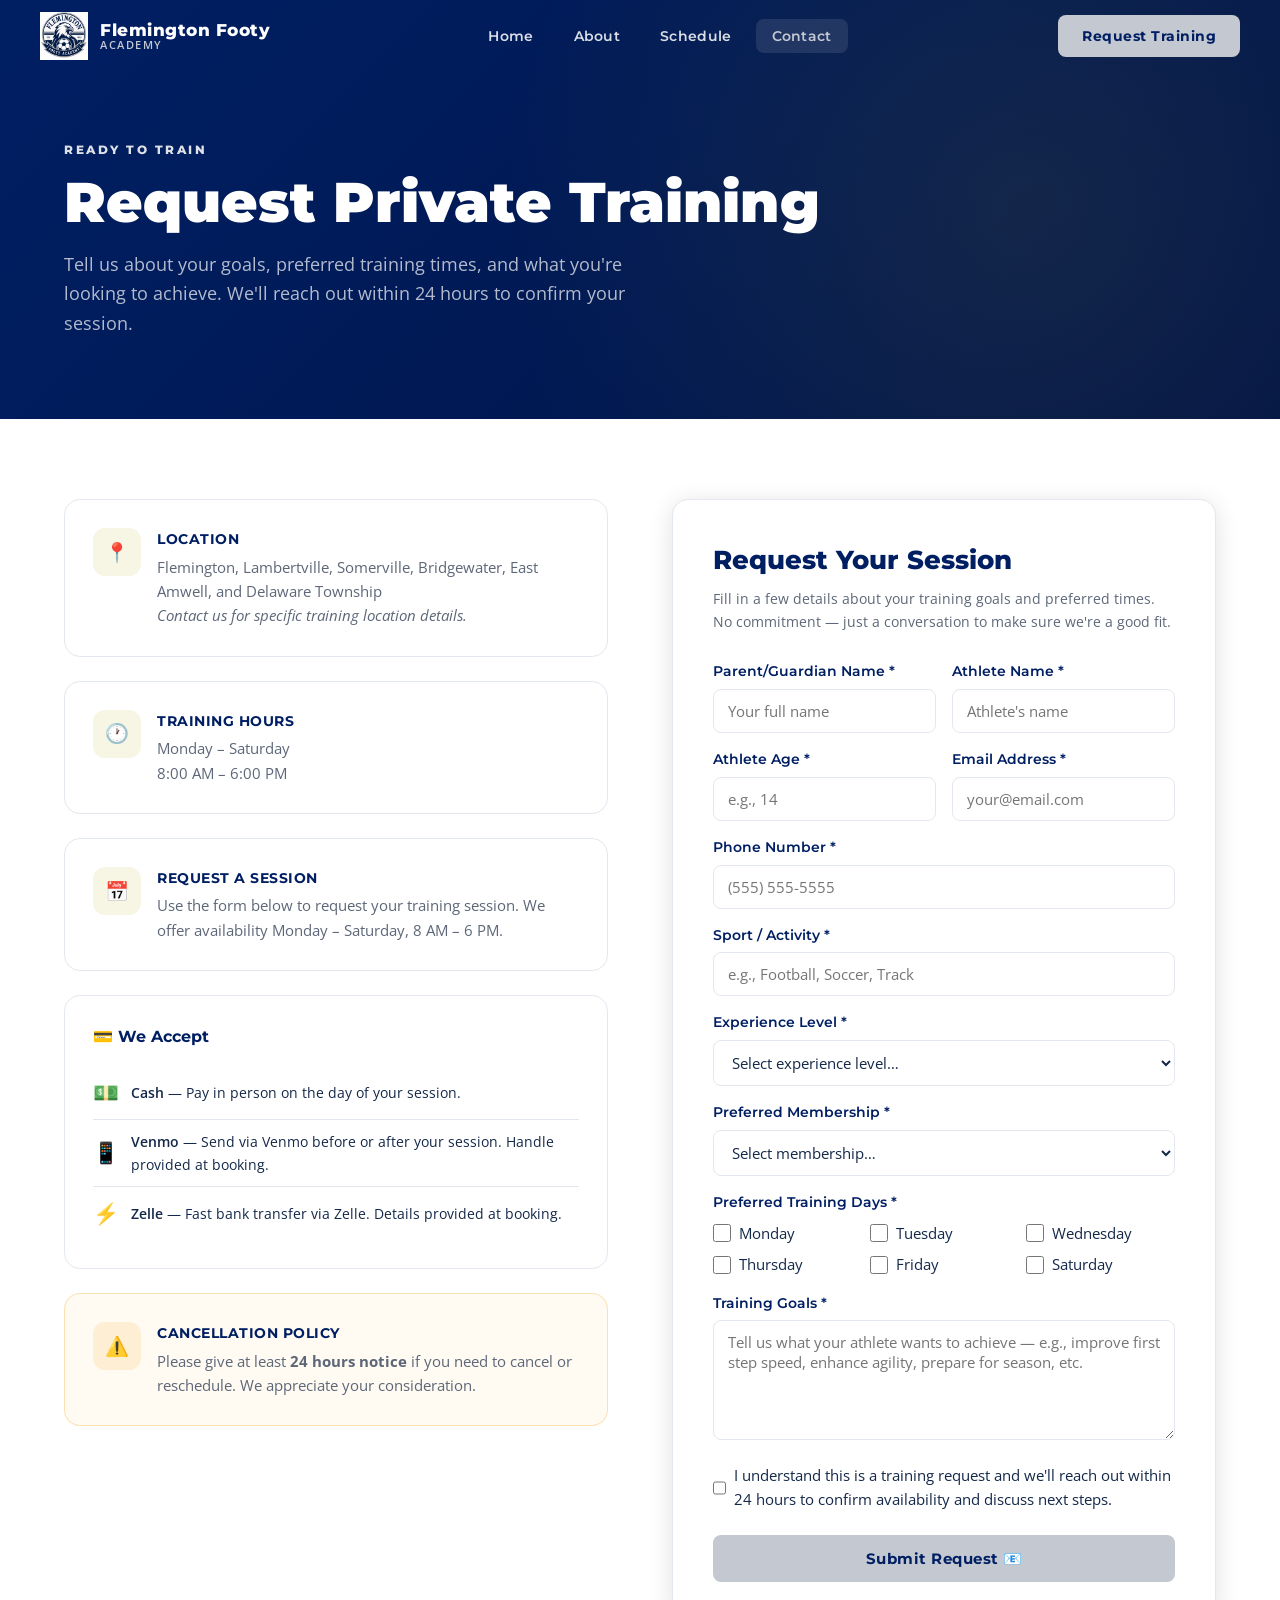
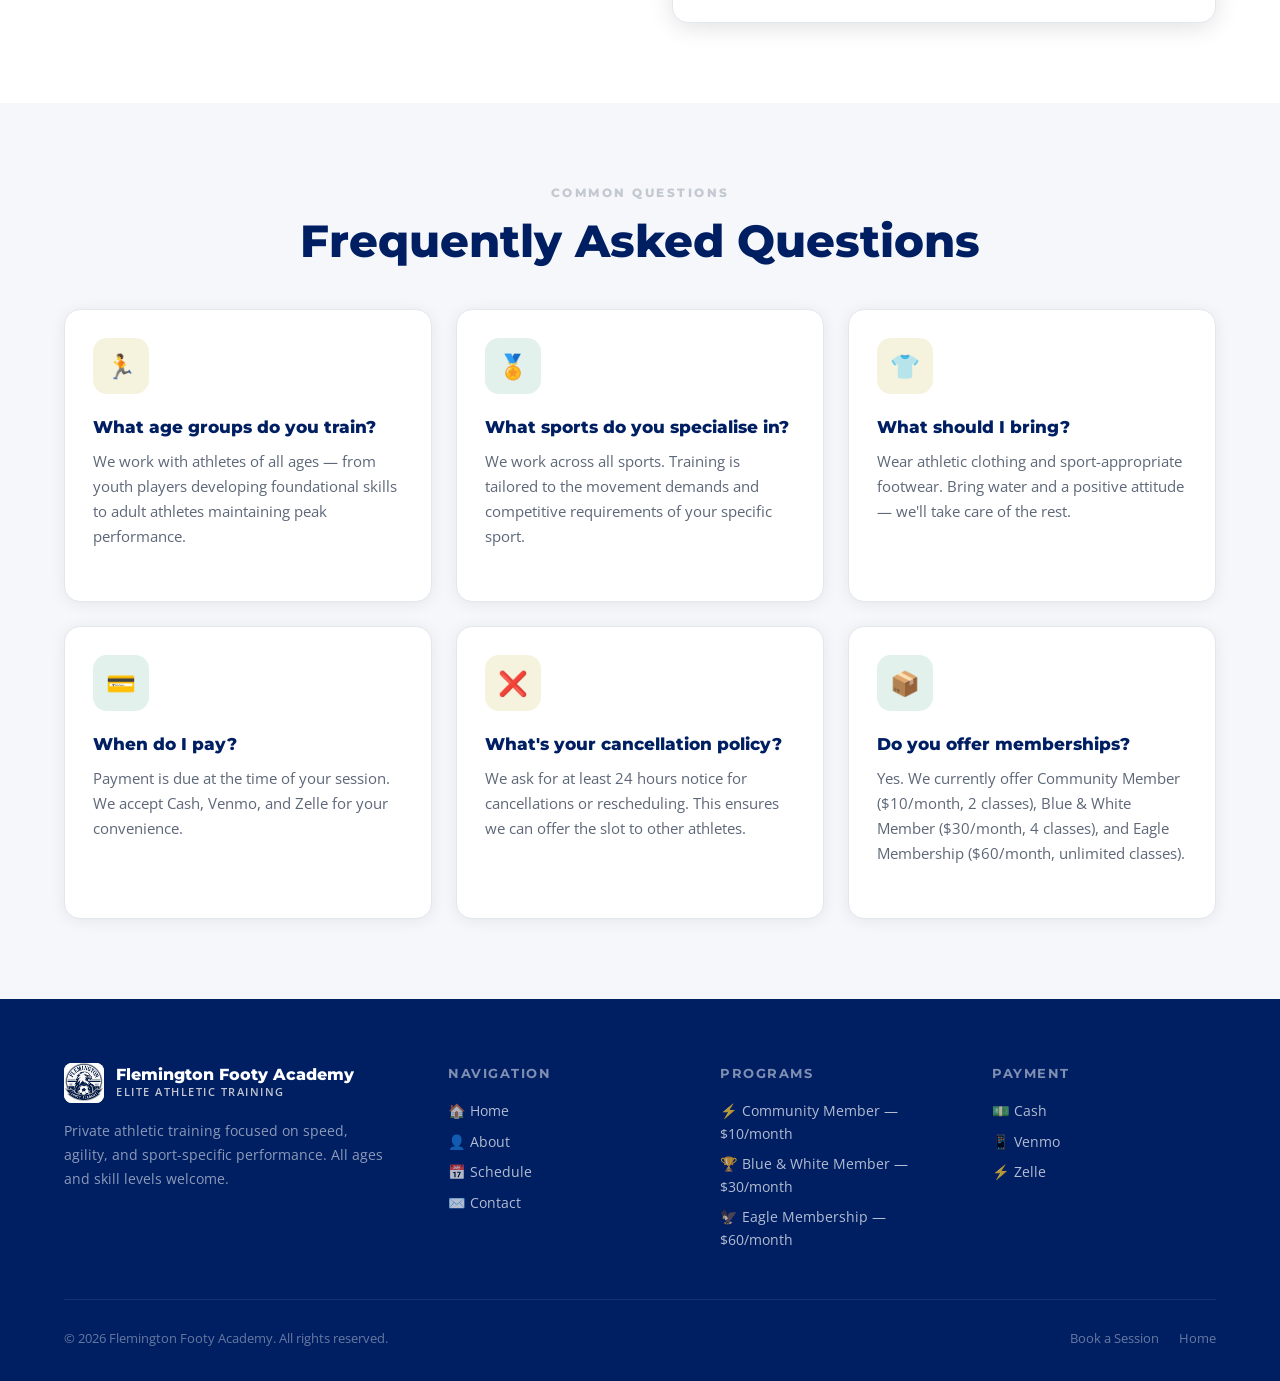
<file: contact.html>
<!DOCTYPE html>
<html lang="en">
<head>
  <meta charset="UTF-8" />
  <meta name="viewport" content="width=device-width, initial-scale=1.0" />
  <meta name="description" content="Contact Flemington Footy Academy – get in touch to book a session, ask questions, or learn more about our training programs." />
  <title>Contact | Flemington Footy Academy</title>
  <link rel="icon" href="images/ffa-logo-2026.png" type="image/png" />
  <link rel="stylesheet" href="css/style.css" />
</head>
<body>

  <!-- ══ NAVBAR ══════════════════════════════════════════════ -->
  <nav class="navbar scrolled" aria-label="Main navigation">
    <div class="nav-inner">
      <a href="index.html" class="nav-brand" aria-label="Flemington Footy Academy Home">
        <img src="images/ffa-logo-2026.png" alt="Flemington Footy Academy" class="nav-logo-mark" />
        <div class="nav-brand-text">
          <span class="nav-brand-name">Flemington Footy</span>
          <span class="nav-brand-sub">Academy</span>
        </div>
      </a>

      <ul class="nav-links" role="list">
        <li><a href="index.html"    class="nav-link">Home</a></li>
        <li><a href="about.html"    class="nav-link">About</a></li>
        <li><a href="schedule.html" class="nav-link">Schedule</a></li>
        <li><a href="contact.html"  class="nav-link">Contact</a></li>
      </ul>

      <a href="contact.html" class="btn btn-gold nav-cta">Request Training</a>

      <button class="hamburger" aria-label="Open menu" aria-expanded="false">
        <span></span><span></span><span></span>
      </button>
    </div>
  </nav>

  <!-- Mobile nav -->
  <div class="mobile-nav" role="navigation" aria-label="Mobile navigation">
    <a href="index.html"    class="mobile-nav-link">Home</a>
    <a href="about.html"    class="mobile-nav-link">About</a>
    <a href="schedule.html" class="mobile-nav-link">Schedule</a>
    <a href="contact.html"  class="mobile-nav-link">Contact</a>
    <a href="contact.html" class="btn btn-gold" style="margin-top:8px;justify-content:center;">Request Training</a>
  </div>

  <!-- ══ PAGE HERO ════════════════════════════════════════════ -->
  <header class="page-hero" aria-labelledby="contact-page-title">
    <div class="container">
      <div class="page-hero-content">
        <span class="section-label section-label--white">Ready to Train</span>
        <h1 class="page-hero-title" id="contact-page-title">Request Private Training</h1>
        <p class="page-hero-sub">
          Tell us about your goals, preferred training times, and what you're looking to achieve.
          We'll reach out within 24 hours to confirm your session.
        </p>
      </div>
    </div>
  </header>

  <!-- ══ CONTACT SECTION ══════════════════════════════════════ -->
  <section class="section-pad" aria-label="Contact information and form">
    <div class="container">
      <div class="contact-layout">

        <!-- ── Left: Contact Info ── -->
        <div class="contact-info">

          <div class="contact-info-card reveal">
            <div class="contact-icon" aria-hidden="true">📍</div>
            <div>
              <div class="contact-info-label">Location</div>
              <div class="contact-info-value">
                Flemington, Lambertville, Somerville, Bridgewater, East Amwell, and Delaware Township<br>
                <em>Contact us for specific training location details.</em>
              </div>
            </div>
          </div>

          <div class="contact-info-card reveal">
            <div class="contact-icon" aria-hidden="true">🕐</div>
            <div>
              <div class="contact-info-label">Training Hours</div>
              <div class="contact-info-value">
                Monday – Saturday<br>
                8:00 AM – 6:00 PM
              </div>
            </div>
          </div>

          <div class="contact-info-card reveal">
            <div class="contact-icon" aria-hidden="true">📅</div>
            <div>
              <div class="contact-info-label">Request a Session</div>
              <div class="contact-info-value">
                Use the form below to request your training session. We offer availability Monday – Saturday, 8 AM – 6 PM.
              </div>
            </div>
          </div>

          <!-- Payment methods -->
          <div class="contact-payment-section reveal" aria-label="Payment methods">
            <h3 class="contact-payment-title">💳 We Accept</h3>
            <div class="payment-method-row">
              <span class="payment-method-icon" aria-hidden="true">💵</span>
              <span>
                <span class="payment-method-name">Cash</span> — Pay in person on the day of your session.
              </span>
            </div>
            <div class="payment-method-row">
              <span class="payment-method-icon" aria-hidden="true">📱</span>
              <span>
                <span class="payment-method-name">Venmo</span> — Send via Venmo before or after your session. Handle provided at booking.
              </span>
            </div>
            <div class="payment-method-row">
              <span class="payment-method-icon" aria-hidden="true">⚡</span>
              <span>
                <span class="payment-method-name">Zelle</span> — Fast bank transfer via Zelle. Details provided at booking.
              </span>
            </div>
          </div>

          <!-- Cancellation policy -->
          <div class="contact-info-card reveal" style="background:rgba(245,166,35,0.06);border-color:rgba(245,166,35,0.3);">
            <div class="contact-icon" style="background:rgba(245,166,35,0.15);" aria-hidden="true">⚠️</div>
            <div>
              <div class="contact-info-label">Cancellation Policy</div>
              <div class="contact-info-value">
                Please give at least <strong>24 hours notice</strong> if you need to
                cancel or reschedule. We appreciate your consideration.
              </div>
            </div>
          </div>

        </div>

        <!-- ── Right: Contact Form ── -->
        <div class="contact-form-card reveal" aria-label="Training request form">
          <h2 class="contact-form-title">Request Your Session</h2>
          <p class="contact-form-desc">
            Fill in a few details about your training goals and preferred times. No commitment — just a conversation to make sure we're a good fit.
          </p>

          <form id="contactForm" novalidate aria-label="Training request form">
            <!-- Honeypot field (hidden from users) -->
            <input type="text" name="website" style="display:none;" tabindex="-1" />

            <div class="form-row">
              <div class="form-group">
                <label class="form-label" for="parentName">Parent/Guardian Name *</label>
                <input class="form-input" type="text" id="parentName" name="parentName"
                  placeholder="Your full name" required />
              </div>
              <div class="form-group">
                <label class="form-label" for="playerName">Athlete Name *</label>
                <input class="form-input" type="text" id="playerName" name="playerName"
                  placeholder="Athlete's name" required />
              </div>
            </div>

            <div class="form-row">
              <div class="form-group">
                <label class="form-label" for="playerAge">Athlete Age *</label>
                <input class="form-input" type="number" id="playerAge" name="playerAge"
                  placeholder="e.g., 14" min="1" max="120" required />
              </div>
              <div class="form-group">
                <label class="form-label" for="email">Email Address *</label>
                <input class="form-input" type="email" id="email" name="email"
                  placeholder="your@email.com" required />
              </div>
            </div>

            <div class="form-group">
              <label class="form-label" for="phone">Phone Number *</label>
              <input class="form-input" type="tel" id="phone" name="phone"
                placeholder="(555) 555-5555" required />
            </div>

            <div class="form-group">
              <label class="form-label" for="sport">Sport / Activity *</label>
              <input class="form-input" type="text" id="sport" name="sport"
                placeholder="e.g., Football, Soccer, Track" required />
            </div>

            <div class="form-group">
              <label class="form-label" for="experience">Experience Level *</label>
              <select class="form-select" id="experience" name="experience" required>
                <option value="">Select experience level…</option>
                <option value="beginner">Beginner (new to structured training)</option>
                <option value="intermediate">Intermediate (some training experience)</option>
                <option value="advanced">Advanced (competitive athlete)</option>
              </select>
            </div>

            <div class="form-group">
              <label class="form-label" for="program">Preferred Membership *</label>
              <select class="form-select" id="program" name="program" required>
                <option value="">Select membership…</option>
                <option value="community">⚡ Community Member ($10/month) - 2 classes a month</option>
                <option value="bluewhite">🏆 Blue &amp; White Member ($30/month) - 4 classes a month</option>
                <option value="eagle">🦅 Eagle Membership ($60/month) - unlimited classes</option>
              </select>
            </div>

            <div class="form-group">
              <label class="form-label">Preferred Training Days *</label>
              <div style="display:grid;grid-template-columns:repeat(auto-fit,minmax(120px,1fr));gap:8px;margin-top:8px;">
                <label class="checkbox-label">
                  <input type="checkbox" name="days" value="Monday" />
                  <span>Monday</span>
                </label>
                <label class="checkbox-label">
                  <input type="checkbox" name="days" value="Tuesday" />
                  <span>Tuesday</span>
                </label>
                <label class="checkbox-label">
                  <input type="checkbox" name="days" value="Wednesday" />
                  <span>Wednesday</span>
                </label>
                <label class="checkbox-label">
                  <input type="checkbox" name="days" value="Thursday" />
                  <span>Thursday</span>
                </label>
                <label class="checkbox-label">
                  <input type="checkbox" name="days" value="Friday" />
                  <span>Friday</span>
                </label>
                <label class="checkbox-label">
                  <input type="checkbox" name="days" value="Saturday" />
                  <span>Saturday</span>
                </label>
              </div>
              <div id="daysError" style="color:var(--gold-dark);font-size:0.85rem;display:none;margin-top:6px;">Please select at least one day.</div>
            </div>

            <div class="form-group">
              <label class="form-label" for="goals">Training Goals *</label>
              <textarea class="form-input" id="goals" name="goals" rows="4"
                placeholder="Tell us what your athlete wants to achieve — e.g., improve first step speed, enhance agility, prepare for season, etc."
                required></textarea>
            </div>

            <label class="checkbox-label" style="margin-top:12px;margin-bottom:24px;">
              <input type="checkbox" id="confirm" required />
              <span>I understand this is a training request and we'll reach out within 24 hours to confirm availability and discuss next steps.</span>
            </label>

            <button type="submit" class="btn btn-gold contact-submit-btn"
              style="width:100%;justify-content:center;">
              Submit Request 📧
            </button>
          </form>

          <!-- Success message -->
          <div class="form-success-msg" id="formSuccess" role="alert" aria-live="assertive">
            <div class="success-icon" aria-hidden="true">✅</div>
            <h3 class="success-title" style="font-size:1.4rem;margin-bottom:8px;">Request Received!</h3>
            <p style="color:var(--mid-gray);font-size:0.95rem;line-height:1.7;margin-bottom:20px;">
              Thanks for reaching out! We'll review your request and get back to you as soon as possible — typically within 24 hours.
            </p>
            <div style="background:rgba(245,166,35,0.06);border-left:4px solid var(--gold);padding:16px;border-radius:4px;margin-bottom:20px;font-size:0.9rem;">
              <strong>📞 In a rush?</strong> Feel free to call us directly: <strong style="color:var(--green);">908-328-3639</strong>
            </div>
            <a href="index.html" class="btn btn-navy" style="width:100%;justify-content:center;">
              Back to Home
            </a>
          </div>

        </div>

      </div>
    </div>
  </section>

  <!-- ══ FAQ ══════════════════════════════════════════════════ -->
  <section class="section-pad" style="background:var(--off-white);" aria-labelledby="faq-heading">
    <div class="container">
      <div class="text-center reveal">
        <span class="section-label">Common Questions</span>
        <h2 class="section-title" id="faq-heading">Frequently Asked Questions</h2>
      </div>

      <div class="services-grid" style="margin-top:40px;grid-template-columns:repeat(auto-fit,minmax(280px,1fr));">

        <div class="service-card reveal" style="padding:28px;">
          <div class="service-card-icon service-card-icon-gold" aria-hidden="true">🏃</div>
          <h3 class="service-card-name" style="font-size:1.05rem;">What age groups do you train?</h3>
          <p class="service-card-desc">
            We work with athletes of all ages — from youth players developing foundational
            skills to adult athletes maintaining peak performance.
          </p>
        </div>

        <div class="service-card reveal" style="padding:28px;">
          <div class="service-card-icon service-card-icon-green" aria-hidden="true">🏅</div>
          <h3 class="service-card-name" style="font-size:1.05rem;">What sports do you specialise in?</h3>
          <p class="service-card-desc">
            We work across all sports. Training is tailored to the movement demands and
            competitive requirements of your specific sport.
          </p>
        </div>

        <div class="service-card reveal" style="padding:28px;">
          <div class="service-card-icon service-card-icon-gold" aria-hidden="true">👕</div>
          <h3 class="service-card-name" style="font-size:1.05rem;">What should I bring?</h3>
          <p class="service-card-desc">
            Wear athletic clothing and sport-appropriate footwear. Bring water and a
            positive attitude — we'll take care of the rest.
          </p>
        </div>

        <div class="service-card reveal" style="padding:28px;">
          <div class="service-card-icon service-card-icon-green" aria-hidden="true">💳</div>
          <h3 class="service-card-name" style="font-size:1.05rem;">When do I pay?</h3>
          <p class="service-card-desc">
            Payment is due at the time of your session. We accept Cash, Venmo, and
            Zelle for your convenience.
          </p>
        </div>

        <div class="service-card reveal" style="padding:28px;">
          <div class="service-card-icon service-card-icon-gold" aria-hidden="true">❌</div>
          <h3 class="service-card-name" style="font-size:1.05rem;">What's your cancellation policy?</h3>
          <p class="service-card-desc">
            We ask for at least 24 hours notice for cancellations or rescheduling.
            This ensures we can offer the slot to other athletes.
          </p>
        </div>

        <div class="service-card reveal" style="padding:28px;">
          <div class="service-card-icon service-card-icon-green" aria-hidden="true">📦</div>
          <h3 class="service-card-name" style="font-size:1.05rem;">Do you offer memberships?</h3>
          <p class="service-card-desc">
            Yes. We currently offer Community Member ($10/month, 2 classes),
            Blue &amp; White Member ($30/month, 4 classes), and Eagle Membership
            ($60/month, unlimited classes).
          </p>
        </div>

      </div>
    </div>
  </section>

  <!-- ══ FOOTER ════════════════════════════════════════════════ -->
  <footer class="footer" aria-label="Site footer">
    <div class="container">
      <div class="footer-grid">
        <div class="footer-brand">
          <div class="footer-logo">
            <img src="images/ffa-logo-2026.png" alt="Flemington Footy Academy logo" class="footer-logo-mark" />
            <div>
              <div class="footer-brand-name">Flemington Footy Academy</div>
              <div class="footer-brand-sub">Elite Athletic Training</div>
            </div>
          </div>
          <p class="footer-desc">
            Private athletic training focused on speed, agility, and sport-specific
            performance. All ages and skill levels welcome.
          </p>
        </div>
        <div>
          <h4 class="footer-col-title">Navigation</h4>
          <ul class="footer-links" role="list">
            <li><a href="index.html"    class="footer-link">🏠 Home</a></li>
            <li><a href="about.html"    class="footer-link">👤 About</a></li>
            <li><a href="schedule.html" class="footer-link">📅 Schedule</a></li>
            <li><a href="contact.html"  class="footer-link">✉️ Contact</a></li>
          </ul>
        </div>
        <div>
          <h4 class="footer-col-title">Programs</h4>
          <ul class="footer-links" role="list">
            <li><a href="schedule.html" class="footer-link">⚡ Community Member — $10/month</a></li>
            <li><a href="schedule.html" class="footer-link">🏆 Blue &amp; White Member — $30/month</a></li>
            <li><a href="schedule.html" class="footer-link">🦅 Eagle Membership — $60/month</a></li>
          </ul>
        </div>
        <div>
          <h4 class="footer-col-title">Payment</h4>
          <ul class="footer-links" role="list">
            <li><span class="footer-link">💵 Cash</span></li>
            <li><span class="footer-link">📱 Venmo</span></li>
            <li><span class="footer-link">⚡ Zelle</span></li>
          </ul>
        </div>
      </div>
      <div class="footer-bottom">
        <p class="footer-copy">
          &copy; <span id="footerYear"></span> Flemington Footy Academy. All rights reserved.
        </p>
        <div class="footer-bottom-links">
          <a href="schedule.html" class="footer-bottom-link">Book a Session</a>
          <a href="index.html"    class="footer-bottom-link">Home</a>
        </div>
      </div>
    </div>
  </footer>

  <script src="js/main.js"></script>
  <script>
    document.getElementById('footerYear').textContent = new Date().getFullYear();
  </script>
</body>
</html>
</file>
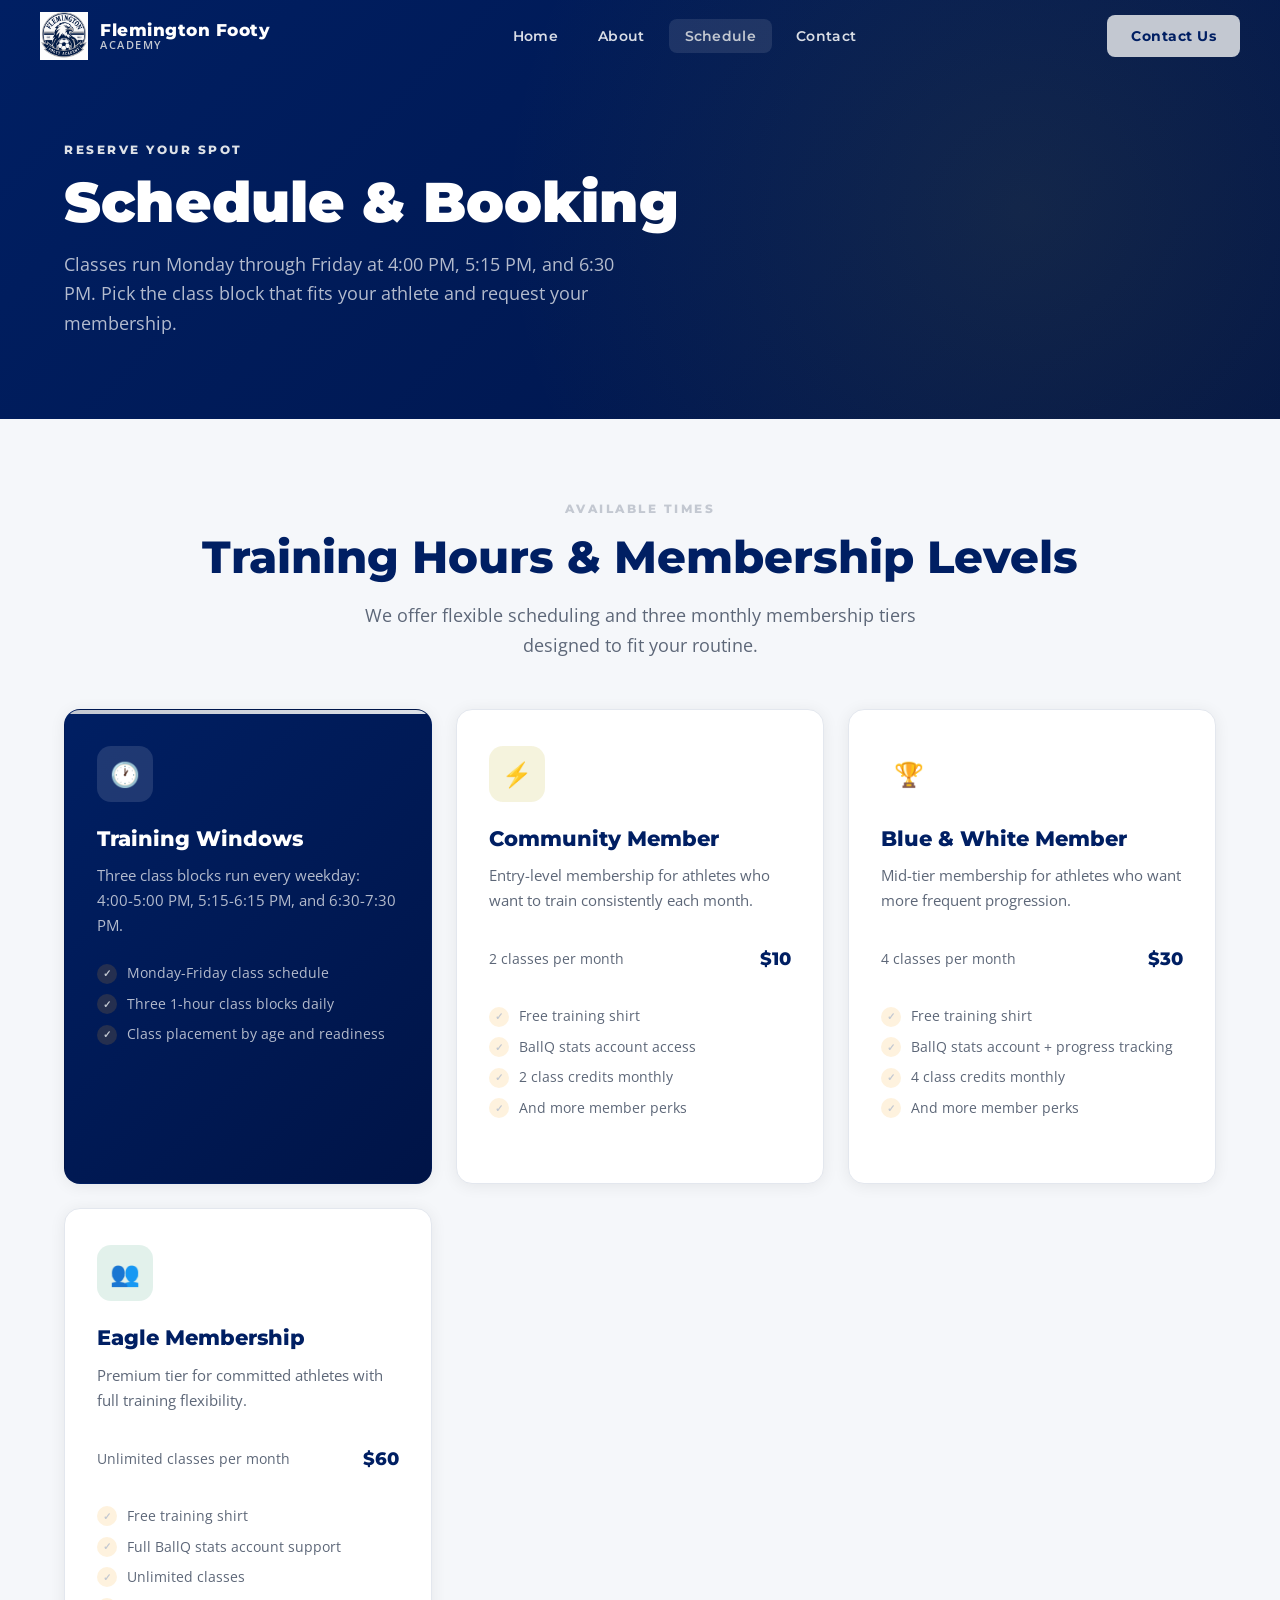
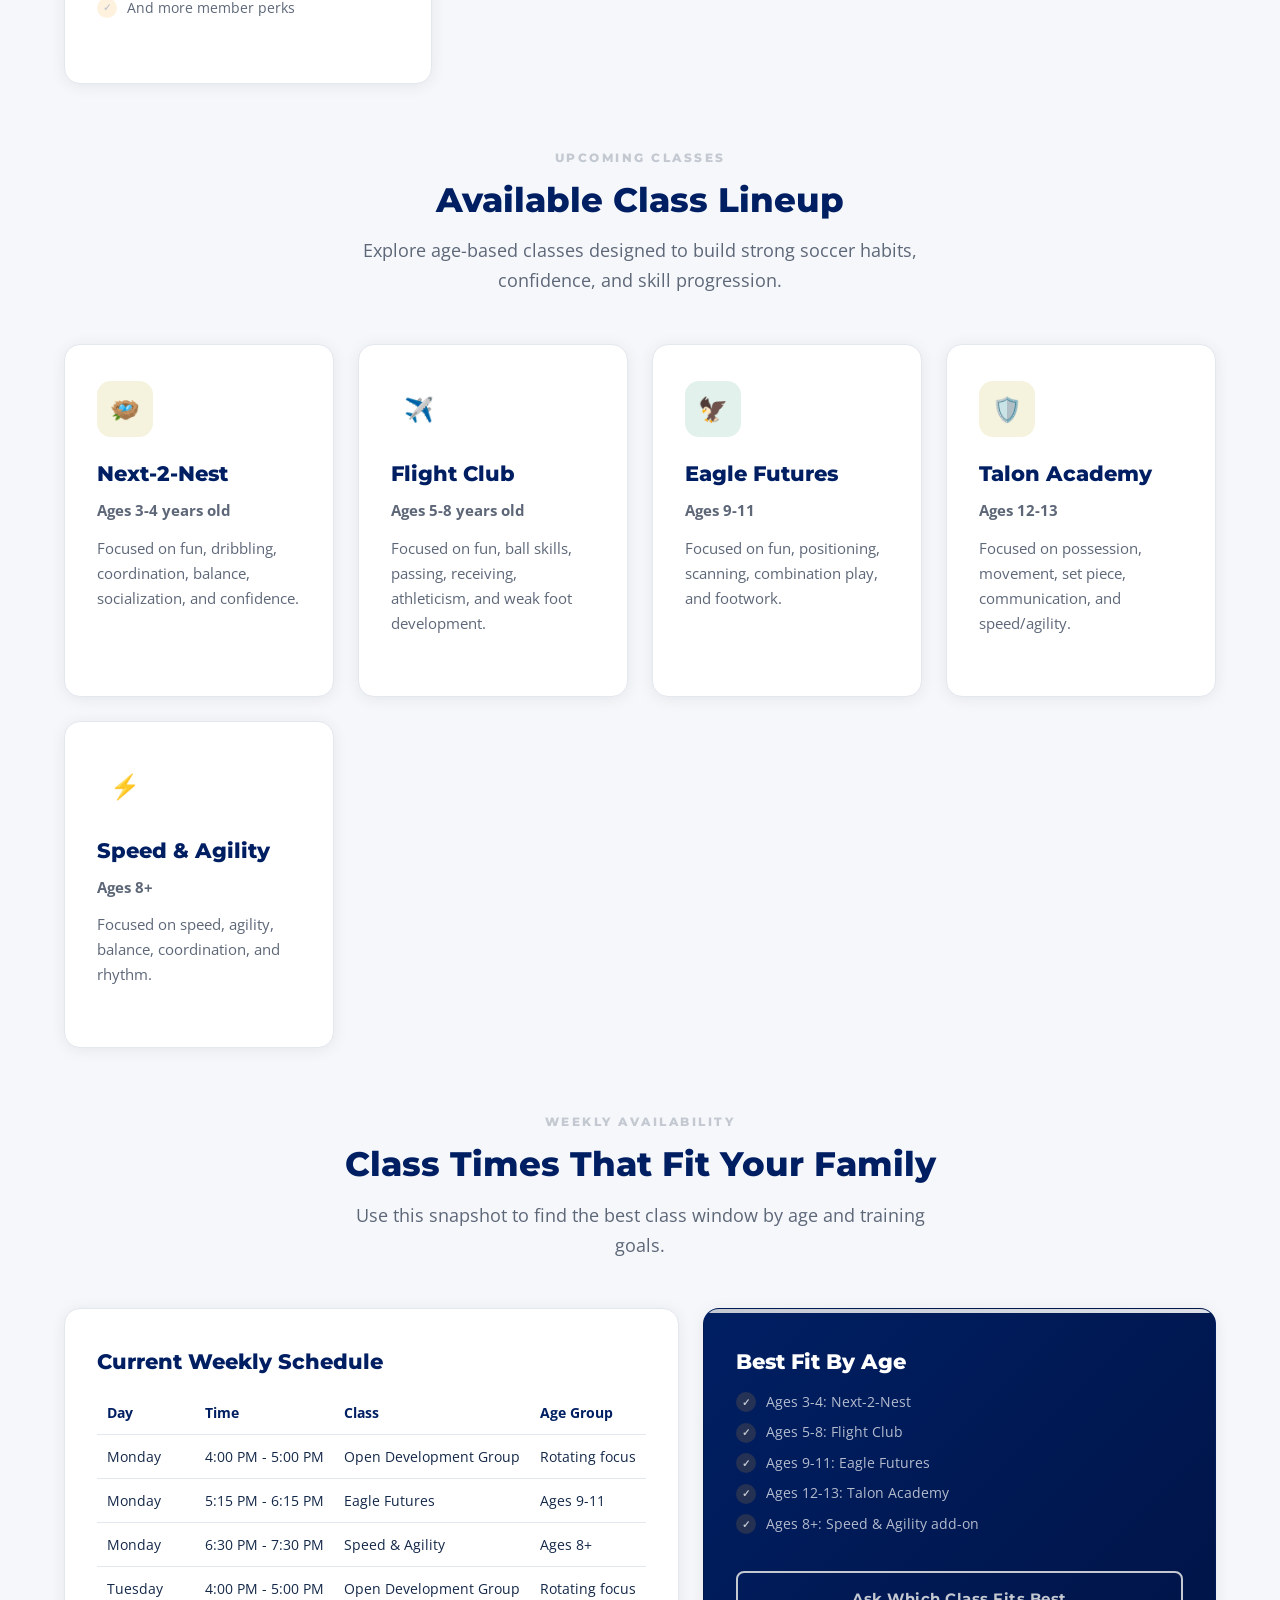
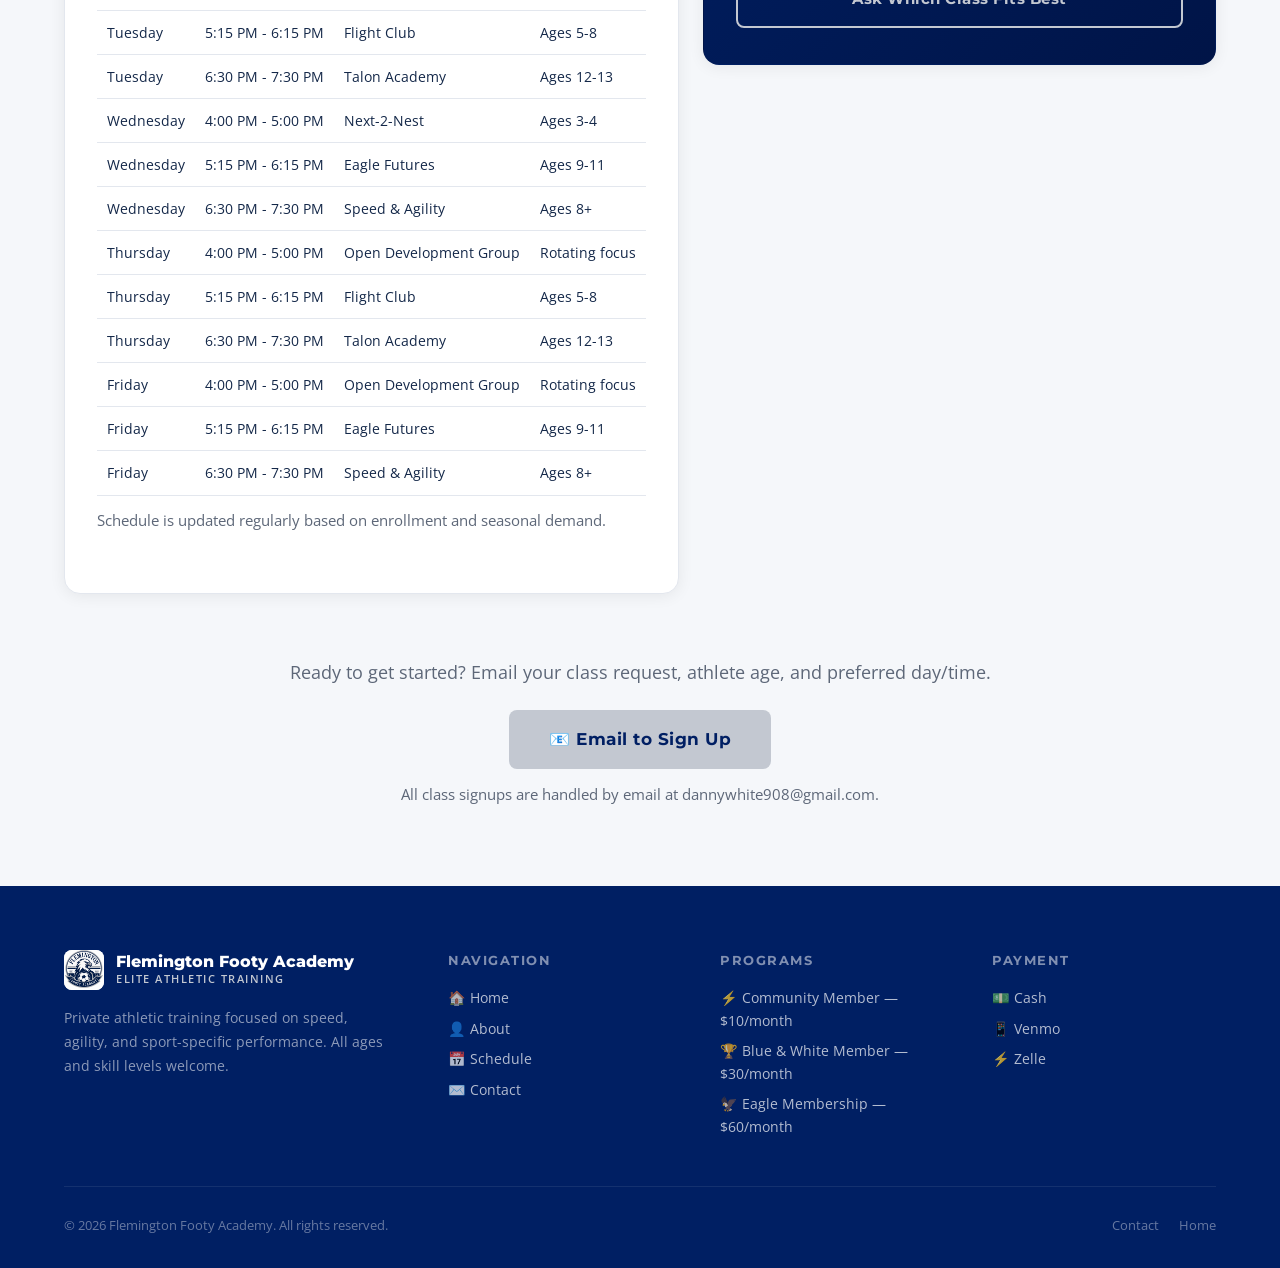
<file: schedule.html>
<!DOCTYPE html>
<html lang="en">
<head>
  <meta charset="UTF-8" />
  <meta name="viewport" content="width=device-width, initial-scale=1.0" />
  <meta name="description" content="View upcoming classes and evening training availability at Flemington Footy Academy. Classes run Monday through Friday." />
  <title>Schedule &amp; Booking | Flemington Footy Academy</title>
  <link rel="icon" href="images/ffa-logo-2026.png" type="image/png" />
  <link rel="stylesheet" href="css/style.css" />
</head>
<body>

  <!-- ══ NAVBAR ══════════════════════════════════════════════ -->
  <nav class="navbar scrolled" aria-label="Main navigation">
    <div class="nav-inner">
      <a href="index.html" class="nav-brand" aria-label="Flemington Footy Academy Home">
        <img src="images/ffa-logo-2026.png" alt="Flemington Footy Academy" class="nav-logo-mark" />
        <div class="nav-brand-text">
          <span class="nav-brand-name">Flemington Footy</span>
          <span class="nav-brand-sub">Academy</span>
        </div>
      </a>

      <ul class="nav-links" role="list">
        <li><a href="index.html"    class="nav-link">Home</a></li>
        <li><a href="about.html"    class="nav-link">About</a></li>
        <li><a href="schedule.html" class="nav-link">Schedule</a></li>
        <li><a href="contact.html"  class="nav-link">Contact</a></li>
      </ul>

      <a href="contact.html" class="btn btn-gold nav-cta">Contact Us</a>

      <button class="hamburger" aria-label="Open menu" aria-expanded="false">
        <span></span><span></span><span></span>
      </button>
    </div>
  </nav>

  <!-- Mobile nav -->
  <div class="mobile-nav" role="navigation" aria-label="Mobile navigation">
    <a href="index.html"    class="mobile-nav-link">Home</a>
    <a href="about.html"    class="mobile-nav-link">About</a>
    <a href="schedule.html" class="mobile-nav-link">Schedule</a>
    <a href="contact.html"  class="mobile-nav-link">Contact</a>
    <a href="contact.html" class="btn btn-gold" style="margin-top:8px;justify-content:center;">Contact Us</a>
  </div>

  <!-- ══ PAGE HERO ════════════════════════════════════════════ -->
  <header class="page-hero" aria-labelledby="schedule-page-title">
    <div class="container">
      <div class="page-hero-content">
        <span class="section-label section-label--white">Reserve Your Spot</span>
        <h1 class="page-hero-title" id="schedule-page-title">Schedule &amp; Booking</h1>
        <p class="page-hero-sub">
          Classes run Monday through Friday at 4:00 PM, 5:15 PM, and 6:30 PM.
          Pick the class block that fits your athlete and request your membership.
        </p>
      </div>
    </div>
  </header>

  <!-- ══ SCHEDULE INFO ══════════════════════════════════════════ -->
  <section class="schedule-section section-pad" aria-label="Availability and programs">
    <div class="container">
      <div class="text-center reveal" style="margin-bottom:48px;">
        <span class="section-label">Available Times</span>
        <h2 class="section-title">Training Hours &amp; Membership Levels</h2>
        <p class="section-subtitle" style="margin:0 auto;margin-bottom:48px;">
          We offer flexible scheduling and three monthly membership tiers designed to fit your routine.
        </p>
      </div>

      <div class="services-grid">
        <!-- Availability Card -->
        <article class="service-card featured reveal">
          <div class="service-card-icon" aria-hidden="true">🕐</div>
          <h3 class="service-card-name">Training Windows</h3>
          <p class="service-card-desc">
            Three class blocks run every weekday: 4:00-5:00 PM, 5:15-6:15 PM,
            and 6:30-7:30 PM.
          </p>
          <ul class="service-card-features" aria-label="Availability details">
            <li class="feature-item"><span class="feature-check" aria-hidden="true">✓</span> Monday-Friday class schedule</li>
            <li class="feature-item"><span class="feature-check" aria-hidden="true">✓</span> Three 1-hour class blocks daily</li>
            <li class="feature-item"><span class="feature-check" aria-hidden="true">✓</span> Class placement by age and readiness</li>
          </ul>
        </article>

        <!-- Community Member -->
        <article class="service-card reveal">
          <div class="service-card-icon service-card-icon-gold" aria-hidden="true">⚡</div>
          <h3 class="service-card-name">Community Member</h3>
          <p class="service-card-desc">
            Entry-level membership for athletes who want to train consistently each month.
          </p>
          <div class="service-card-pricing">
            <div class="price-row">
              <span class="price-label">2 classes per month</span>
              <span class="price-value">$10</span>
            </div>
          </div>
          <ul class="service-card-features" aria-label="Community Member benefits">
            <li class="feature-item"><span class="feature-check" aria-hidden="true">✓</span> Free training shirt</li>
            <li class="feature-item"><span class="feature-check" aria-hidden="true">✓</span> BallQ stats account access</li>
            <li class="feature-item"><span class="feature-check" aria-hidden="true">✓</span> 2 class credits monthly</li>
            <li class="feature-item"><span class="feature-check" aria-hidden="true">✓</span> And more member perks</li>
          </ul>
        </article>

        <!-- Blue & White Member -->
        <article class="service-card reveal">
          <div class="service-card-icon" aria-hidden="true">🏆</div>
          <h3 class="service-card-name">Blue &amp; White Member</h3>
          <p class="service-card-desc">
            Mid-tier membership for athletes who want more frequent progression.
          </p>
          <div class="service-card-pricing">
            <div class="price-row">
              <span class="price-label">4 classes per month</span>
              <span class="price-value">$30</span>
            </div>
          </div>
          <ul class="service-card-features" aria-label="Blue and White Member benefits">
            <li class="feature-item"><span class="feature-check" aria-hidden="true">✓</span> Free training shirt</li>
            <li class="feature-item"><span class="feature-check" aria-hidden="true">✓</span> BallQ stats account + progress tracking</li>
            <li class="feature-item"><span class="feature-check" aria-hidden="true">✓</span> 4 class credits monthly</li>
            <li class="feature-item"><span class="feature-check" aria-hidden="true">✓</span> And more member perks</li>
          </ul>
        </article>

        <!-- Eagle Membership -->
        <article class="service-card reveal">
          <div class="service-card-icon service-card-icon-green" aria-hidden="true">👥</div>
          <h3 class="service-card-name">Eagle Membership</h3>
          <p class="service-card-desc">
            Premium tier for committed athletes with full training flexibility.
          </p>
          <div class="service-card-pricing">
            <div class="price-row">
              <span class="price-label">Unlimited classes per month</span>
              <span class="price-value">$60</span>
            </div>
          </div>
          <ul class="service-card-features" aria-label="Eagle Membership benefits">
            <li class="feature-item"><span class="feature-check" aria-hidden="true">✓</span> Free training shirt</li>
            <li class="feature-item"><span class="feature-check" aria-hidden="true">✓</span> Full BallQ stats account support</li>
            <li class="feature-item"><span class="feature-check" aria-hidden="true">✓</span> Unlimited classes</li>
            <li class="feature-item"><span class="feature-check" aria-hidden="true">✓</span> And more member perks</li>
          </ul>
        </article>
      </div>

      <div class="text-center reveal" style="margin-top:64px;margin-bottom:28px;">
        <span class="section-label">Upcoming Classes</span>
        <h3 class="section-title" style="font-size:clamp(1.6rem,3vw,2.1rem);">Available Class Lineup</h3>
        <p class="section-subtitle" style="margin:0 auto;">
          Explore age-based classes designed to build strong soccer habits, confidence, and skill progression.
        </p>
      </div>

      <div class="services-grid" style="grid-template-columns:repeat(auto-fit,minmax(240px,1fr));gap:24px;">
        <article class="service-card reveal">
          <div class="service-card-icon service-card-icon-gold" aria-hidden="true">🪺</div>
          <h3 class="service-card-name">Next-2-Nest</h3>
          <p class="service-card-desc" style="margin-bottom:12px;"><strong>Ages 3-4 years old</strong></p>
          <p class="service-card-desc">
            Focused on fun, dribbling, coordination, balance, socialization, and confidence.
          </p>
        </article>

        <article class="service-card reveal">
          <div class="service-card-icon" aria-hidden="true">✈️</div>
          <h3 class="service-card-name">Flight Club</h3>
          <p class="service-card-desc" style="margin-bottom:12px;"><strong>Ages 5-8 years old</strong></p>
          <p class="service-card-desc">
            Focused on fun, ball skills, passing, receiving, athleticism, and weak foot development.
          </p>
        </article>

        <article class="service-card reveal">
          <div class="service-card-icon service-card-icon-green" aria-hidden="true">🦅</div>
          <h3 class="service-card-name">Eagle Futures</h3>
          <p class="service-card-desc" style="margin-bottom:12px;"><strong>Ages 9-11</strong></p>
          <p class="service-card-desc">
            Focused on fun, positioning, scanning, combination play, and footwork.
          </p>
        </article>

        <article class="service-card reveal">
          <div class="service-card-icon service-card-icon-gold" aria-hidden="true">🛡️</div>
          <h3 class="service-card-name">Talon Academy</h3>
          <p class="service-card-desc" style="margin-bottom:12px;"><strong>Ages 12-13</strong></p>
          <p class="service-card-desc">
            Focused on possession, movement, set piece, communication, and speed/agility.
          </p>
        </article>

        <article class="service-card reveal">
          <div class="service-card-icon" aria-hidden="true">⚡</div>
          <h3 class="service-card-name">Speed &amp; Agility</h3>
          <p class="service-card-desc" style="margin-bottom:12px;"><strong>Ages 8+</strong></p>
          <p class="service-card-desc">
            Focused on speed, agility, balance, coordination, and rhythm.
          </p>
        </article>
      </div>

      <div class="text-center reveal" style="margin-top:64px;margin-bottom:28px;">
        <span class="section-label">Weekly Availability</span>
        <h3 class="section-title" style="font-size:clamp(1.6rem,3vw,2.1rem);">Class Times That Fit Your Family</h3>
        <p class="section-subtitle" style="margin:0 auto;">
          Use this snapshot to find the best class window by age and training goals.
        </p>
      </div>

      <div class="services-grid" style="grid-template-columns:1.2fr 1fr;gap:24px;align-items:start;">
        <article class="service-card reveal">
          <h3 class="service-card-name" style="margin-bottom:12px;">Current Weekly Schedule</h3>
          <div style="overflow-x:auto;">
            <table style="width:100%;border-collapse:collapse;font-size:0.9rem;min-width:540px;">
              <thead>
                <tr>
                  <th style="text-align:left;padding:10px;border-bottom:1px solid var(--light-gray);color:var(--green);">Day</th>
                  <th style="text-align:left;padding:10px;border-bottom:1px solid var(--light-gray);color:var(--green);">Time</th>
                  <th style="text-align:left;padding:10px;border-bottom:1px solid var(--light-gray);color:var(--green);">Class</th>
                  <th style="text-align:left;padding:10px;border-bottom:1px solid var(--light-gray);color:var(--green);">Age Group</th>
                </tr>
              </thead>
              <tbody>
                <tr>
                  <td style="padding:10px;border-bottom:1px solid var(--light-gray);">Monday</td>
                  <td style="padding:10px;border-bottom:1px solid var(--light-gray);">4:00 PM - 5:00 PM</td>
                  <td style="padding:10px;border-bottom:1px solid var(--light-gray);">Open Development Group</td>
                  <td style="padding:10px;border-bottom:1px solid var(--light-gray);">Rotating focus</td>
                </tr>
                <tr>
                  <td style="padding:10px;border-bottom:1px solid var(--light-gray);">Monday</td>
                  <td style="padding:10px;border-bottom:1px solid var(--light-gray);">5:15 PM - 6:15 PM</td>
                  <td style="padding:10px;border-bottom:1px solid var(--light-gray);">Eagle Futures</td>
                  <td style="padding:10px;border-bottom:1px solid var(--light-gray);">Ages 9-11</td>
                </tr>
                <tr>
                  <td style="padding:10px;border-bottom:1px solid var(--light-gray);">Monday</td>
                  <td style="padding:10px;border-bottom:1px solid var(--light-gray);">6:30 PM - 7:30 PM</td>
                  <td style="padding:10px;border-bottom:1px solid var(--light-gray);">Speed &amp; Agility</td>
                  <td style="padding:10px;border-bottom:1px solid var(--light-gray);">Ages 8+</td>
                </tr>
                <tr>
                  <td style="padding:10px;border-bottom:1px solid var(--light-gray);">Tuesday</td>
                  <td style="padding:10px;border-bottom:1px solid var(--light-gray);">4:00 PM - 5:00 PM</td>
                  <td style="padding:10px;border-bottom:1px solid var(--light-gray);">Open Development Group</td>
                  <td style="padding:10px;border-bottom:1px solid var(--light-gray);">Rotating focus</td>
                </tr>
                <tr>
                  <td style="padding:10px;border-bottom:1px solid var(--light-gray);">Tuesday</td>
                  <td style="padding:10px;border-bottom:1px solid var(--light-gray);">5:15 PM - 6:15 PM</td>
                  <td style="padding:10px;border-bottom:1px solid var(--light-gray);">Flight Club</td>
                  <td style="padding:10px;border-bottom:1px solid var(--light-gray);">Ages 5-8</td>
                </tr>
                <tr>
                  <td style="padding:10px;border-bottom:1px solid var(--light-gray);">Tuesday</td>
                  <td style="padding:10px;border-bottom:1px solid var(--light-gray);">6:30 PM - 7:30 PM</td>
                  <td style="padding:10px;border-bottom:1px solid var(--light-gray);">Talon Academy</td>
                  <td style="padding:10px;border-bottom:1px solid var(--light-gray);">Ages 12-13</td>
                </tr>
                <tr>
                  <td style="padding:10px;border-bottom:1px solid var(--light-gray);">Wednesday</td>
                  <td style="padding:10px;border-bottom:1px solid var(--light-gray);">4:00 PM - 5:00 PM</td>
                  <td style="padding:10px;border-bottom:1px solid var(--light-gray);">Next-2-Nest</td>
                  <td style="padding:10px;border-bottom:1px solid var(--light-gray);">Ages 3-4</td>
                </tr>
                <tr>
                  <td style="padding:10px;border-bottom:1px solid var(--light-gray);">Wednesday</td>
                  <td style="padding:10px;border-bottom:1px solid var(--light-gray);">5:15 PM - 6:15 PM</td>
                  <td style="padding:10px;border-bottom:1px solid var(--light-gray);">Eagle Futures</td>
                  <td style="padding:10px;border-bottom:1px solid var(--light-gray);">Ages 9-11</td>
                </tr>
                <tr>
                  <td style="padding:10px;border-bottom:1px solid var(--light-gray);">Wednesday</td>
                  <td style="padding:10px;border-bottom:1px solid var(--light-gray);">6:30 PM - 7:30 PM</td>
                  <td style="padding:10px;border-bottom:1px solid var(--light-gray);">Speed &amp; Agility</td>
                  <td style="padding:10px;border-bottom:1px solid var(--light-gray);">Ages 8+</td>
                </tr>
                <tr>
                  <td style="padding:10px;border-bottom:1px solid var(--light-gray);">Thursday</td>
                  <td style="padding:10px;border-bottom:1px solid var(--light-gray);">4:00 PM - 5:00 PM</td>
                  <td style="padding:10px;border-bottom:1px solid var(--light-gray);">Open Development Group</td>
                  <td style="padding:10px;border-bottom:1px solid var(--light-gray);">Rotating focus</td>
                </tr>
                <tr>
                  <td style="padding:10px;border-bottom:1px solid var(--light-gray);">Thursday</td>
                  <td style="padding:10px;border-bottom:1px solid var(--light-gray);">5:15 PM - 6:15 PM</td>
                  <td style="padding:10px;border-bottom:1px solid var(--light-gray);">Flight Club</td>
                  <td style="padding:10px;border-bottom:1px solid var(--light-gray);">Ages 5-8</td>
                </tr>
                <tr>
                  <td style="padding:10px;border-bottom:1px solid var(--light-gray);">Thursday</td>
                  <td style="padding:10px;border-bottom:1px solid var(--light-gray);">6:30 PM - 7:30 PM</td>
                  <td style="padding:10px;border-bottom:1px solid var(--light-gray);">Talon Academy</td>
                  <td style="padding:10px;border-bottom:1px solid var(--light-gray);">Ages 12-13</td>
                </tr>
                <tr>
                  <td style="padding:10px;border-bottom:1px solid var(--light-gray);">Friday</td>
                  <td style="padding:10px;border-bottom:1px solid var(--light-gray);">4:00 PM - 5:00 PM</td>
                  <td style="padding:10px;border-bottom:1px solid var(--light-gray);">Open Development Group</td>
                  <td style="padding:10px;border-bottom:1px solid var(--light-gray);">Rotating focus</td>
                </tr>
                <tr>
                  <td style="padding:10px;border-bottom:1px solid var(--light-gray);">Friday</td>
                  <td style="padding:10px;border-bottom:1px solid var(--light-gray);">5:15 PM - 6:15 PM</td>
                  <td style="padding:10px;border-bottom:1px solid var(--light-gray);">Eagle Futures</td>
                  <td style="padding:10px;border-bottom:1px solid var(--light-gray);">Ages 9-11</td>
                </tr>
                <tr>
                  <td style="padding:10px;border-bottom:1px solid var(--light-gray);">Friday</td>
                  <td style="padding:10px;border-bottom:1px solid var(--light-gray);">6:30 PM - 7:30 PM</td>
                  <td style="padding:10px;border-bottom:1px solid var(--light-gray);">Speed &amp; Agility</td>
                  <td style="padding:10px;border-bottom:1px solid var(--light-gray);">Ages 8+</td>
                </tr>
              </tbody>
            </table>
          </div>
          <p class="service-card-desc" style="margin-top:12px;">
            Schedule is updated regularly based on enrollment and seasonal demand.
          </p>
        </article>

        <article class="service-card featured reveal">
          <h3 class="service-card-name" style="margin-bottom:12px;">Best Fit By Age</h3>
          <ul class="service-card-features" aria-label="Recommended class fit by age">
            <li class="feature-item"><span class="feature-check" aria-hidden="true">✓</span> Ages 3-4: Next-2-Nest</li>
            <li class="feature-item"><span class="feature-check" aria-hidden="true">✓</span> Ages 5-8: Flight Club</li>
            <li class="feature-item"><span class="feature-check" aria-hidden="true">✓</span> Ages 9-11: Eagle Futures</li>
            <li class="feature-item"><span class="feature-check" aria-hidden="true">✓</span> Ages 12-13: Talon Academy</li>
            <li class="feature-item"><span class="feature-check" aria-hidden="true">✓</span> Ages 8+: Speed &amp; Agility add-on</li>
          </ul>
          <a href="contact.html" class="btn btn-outline-gold" style="width:100%;justify-content:center;margin-top:8px;">
            Ask Which Class Fits Best
          </a>
        </article>
      </div>

      <!-- CTA -->
      <div class="text-center reveal" style="margin-top:64px;">
        <p style="font-size:1.1rem;color:var(--mid-gray);margin-bottom:24px;">
          Ready to get started? Email your class request, athlete age, and preferred day/time.
        </p>
        <a href="mailto:dannywhite908@gmail.com?subject=Class%20Signup%20Request%20-%20Flemington%20Footy%20Academy&body=Hi%20Coach%20Danny%2C%0A%0AI%20want%20to%20sign%20up%20for%20a%20class.%0A%0AClass%20Name%3A%20%0AAthlete%20Name%3A%20%0AAthlete%20Age%3A%20%0APreferred%20Day%2FTime%3A%20%0AMembership%20Tier%3A%20%0AParent%2FGuardian%20Name%3A%20%0APhone%3A%20%0A%0AThanks%21" class="btn btn-gold" style="font-size:1.05rem;padding:16px 40px;">
          📧 Email to Sign Up
        </a>
        <p style="font-size:0.92rem;color:var(--mid-gray);margin-top:14px;">All class signups are handled by email at dannywhite908@gmail.com.</p>
      </div>
    </div>
  </section>

  <!-- ══ FOOTER ════════════════════════════════════════════════ -->
  <footer class="footer" aria-label="Site footer">
    <div class="container">
      <div class="footer-grid">
        <div class="footer-brand">
          <div class="footer-logo">
            <img src="images/ffa-logo-2026.png" alt="Flemington Footy Academy logo" class="footer-logo-mark" />
            <div>
              <div class="footer-brand-name">Flemington Footy Academy</div>
              <div class="footer-brand-sub">Elite Athletic Training</div>
            </div>
          </div>
          <p class="footer-desc">
            Private athletic training focused on speed, agility, and sport-specific
            performance. All ages and skill levels welcome.
          </p>
        </div>
        <div>
          <h4 class="footer-col-title">Navigation</h4>
          <ul class="footer-links" role="list">
            <li><a href="index.html"    class="footer-link">🏠 Home</a></li>
            <li><a href="about.html"    class="footer-link">👤 About</a></li>
            <li><a href="schedule.html" class="footer-link">📅 Schedule</a></li>
            <li><a href="contact.html"  class="footer-link">✉️ Contact</a></li>
          </ul>
        </div>
        <div>
          <h4 class="footer-col-title">Programs</h4>
          <ul class="footer-links" role="list">
            <li><a href="schedule.html" class="footer-link">⚡ Community Member — $10/month</a></li>
            <li><a href="schedule.html" class="footer-link">🏆 Blue &amp; White Member — $30/month</a></li>
            <li><a href="schedule.html" class="footer-link">🦅 Eagle Membership — $60/month</a></li>
          </ul>
        </div>
        <div>
          <h4 class="footer-col-title">Payment</h4>
          <ul class="footer-links" role="list">
            <li><span class="footer-link">💵 Cash</span></li>
            <li><span class="footer-link">📱 Venmo</span></li>
            <li><span class="footer-link">⚡ Zelle</span></li>
          </ul>
        </div>
      </div>
      <div class="footer-bottom">
        <p class="footer-copy">
          &copy; <span id="footerYear"></span> Flemington Footy Academy. All rights reserved.
        </p>
        <div class="footer-bottom-links">
          <a href="contact.html"  class="footer-bottom-link">Contact</a>
          <a href="index.html"    class="footer-bottom-link">Home</a>
        </div>
      </div>
    </div>
  </footer>

  <script src="js/main.js"></script>
  
  <script>
    document.getElementById('footerYear').textContent = new Date().getFullYear();
  </script>
</body>
</html>
</file>
<file: css/style.css>
/* ============================================================
   Flemington Footy Academy – Main Stylesheet
   ============================================================ */

/* ---------- Google Fonts ---------- */
@import url('https://fonts.googleapis.com/css2?family=Montserrat:wght@400;600;700;800;900&family=Open+Sans:wght@400;500;600&display=swap');

/* ---------- CSS Custom Properties ---------- */
:root {
  --green:       #001f63;
  --green-dark:  #001447;
  --green-light: #0a358f;
  --gold:        #c3c8d1;
  --gold-light:  #dde1e7;
  --gold-dark:   #9ca4b2;
  --grey:        #5d6778;
  --grey-light:  #8891a1;
  --grey-dark:   #3b4658;
  --white:       #FFFFFF;
  --off-white:   #f5f7fa;
  --light-gray:  #e3e7ee;
  --mid-gray:    #5d6778;
  --dark-text:   #142849;
  --font-head:   'Montserrat', sans-serif;
  --font-body:   'Open Sans', sans-serif;
  --radius:      8px;
  --radius-lg:   16px;
  --shadow:      0 4px 24px rgba(0,0,0,0.12);
  --shadow-lg:   0 8px 40px rgba(0,0,0,0.18);
  --transition:  0.3s ease;
  --max-width:   1200px;
}

/* ---------- Reset & Base ---------- */
*, *::before, *::after { box-sizing: border-box; margin: 0; padding: 0; }

html { scroll-behavior: smooth; font-size: 16px; }

body {
  font-family: var(--font-body);
  color: var(--dark-text);
  background: var(--white);
  line-height: 1.6;
  overflow-x: hidden;
}

img { max-width: 100%; height: auto; display: block; }
a { color: inherit; text-decoration: none; }
ul { list-style: none; }

/* ---------- Utility ---------- */
.container {
  width: 100%;
  max-width: var(--max-width);
  margin: 0 auto;
  padding: 0 24px;
}

.section-pad { padding: 80px 0; }
.section-pad-sm { padding: 48px 0; }

.text-center { text-align: center; }

.btn {
  display: inline-flex;
  align-items: center;
  gap: 8px;
  padding: 14px 32px;
  border-radius: var(--radius);
  font-family: var(--font-head);
  font-weight: 700;
  font-size: 0.95rem;
  letter-spacing: 0.5px;
  cursor: pointer;
  border: none;
  transition: transform var(--transition), box-shadow var(--transition), background var(--transition);
}

.btn:hover { transform: translateY(-2px); }
.btn:active { transform: translateY(0); }

.btn-gold {
  background: var(--gold);
  color: var(--green);
}
.btn-gold:hover { background: var(--gold-dark); box-shadow: 0 6px 20px rgba(156,164,178,0.45); }

.btn-navy {
  background: var(--green);
  color: var(--white);
}
.btn-navy:hover { background: var(--green-dark); box-shadow: 0 6px 20px rgba(0,31,99,0.45); }

.btn-outline-white {
  background: transparent;
  color: var(--white);
  border: 2px solid rgba(255,255,255,0.8);
}
.btn-outline-white:hover { background: rgba(255,255,255,0.15); }

.btn-outline-gold {
  background: transparent;
  color: var(--gold);
  border: 2px solid var(--gold);
}
.btn-outline-gold:hover { background: var(--gold); color: var(--green); }

.badge {
  display: inline-block;
  padding: 4px 14px;
  border-radius: 50px;
  font-size: 0.78rem;
  font-weight: 700;
  letter-spacing: 1px;
  text-transform: uppercase;
}

.badge-gold { background: var(--gold); color: var(--green); }
.badge-navy { background: var(--green); color: var(--white); }

/* ---------- Section Headings ---------- */
.section-label {
  display: block;
  font-family: var(--font-head);
  font-size: 0.78rem;
  font-weight: 800;
  letter-spacing: 2.5px;
  text-transform: uppercase;
  color: var(--gold);
  margin-bottom: 12px;
}

.section-title {
  font-family: var(--font-head);
  font-size: clamp(2rem, 4vw, 2.8rem);
  font-weight: 800;
  color: var(--green);
  line-height: 1.2;
  margin-bottom: 16px;
}

.section-subtitle {
  font-size: 1.1rem;
  color: var(--mid-gray);
  max-width: 620px;
  line-height: 1.7;
}

.section-title--white { color: var(--white); }
.section-subtitle--white { color: rgba(255,255,255,0.8); }
.section-label--white { color: var(--gold-light); }

/* ============================================================
   NAVIGATION
   ============================================================ */
.navbar {
  position: fixed;
  top: 0;
  left: 0;
  right: 0;
  z-index: 1000;
  padding: 0 24px;
  background: transparent;
  transition: background var(--transition), box-shadow var(--transition), padding var(--transition);
}

.navbar.scrolled {
  background: var(--green);
  box-shadow: 0 2px 20px rgba(0,0,0,0.3);
  padding: 0 24px;
}

.nav-inner {
  max-width: var(--max-width);
  margin: 0 auto;
  display: flex;
  align-items: center;
  justify-content: space-between;
  height: 72px;
}

.nav-brand {
  display: flex;
  align-items: center;
  gap: 12px;
}

.nav-logo-mark {
  width: 48px;
  height: 48px;
  object-fit: contain;
  flex-shrink: 0;
}

.nav-brand-text {
  display: flex;
  flex-direction: column;
  line-height: 1.1;
}

.nav-brand-name {
  font-family: var(--font-head);
  font-weight: 800;
  font-size: 1.05rem;
  color: var(--white);
  letter-spacing: 0.5px;
}

.nav-brand-sub {
  font-size: 0.7rem;
  font-weight: 600;
  color: var(--gold);
  letter-spacing: 1.5px;
  text-transform: uppercase;
}

.nav-links {
  display: flex;
  align-items: center;
  gap: 8px;
}

.nav-link {
  font-family: var(--font-head);
  font-weight: 600;
  font-size: 0.9rem;
  color: rgba(255,255,255,0.85);
  padding: 8px 16px;
  border-radius: var(--radius);
  transition: color var(--transition), background var(--transition);
  letter-spacing: 0.3px;
}

.nav-link:hover,
.nav-link.active {
  color: var(--white);
  background: rgba(255,255,255,0.1);
}

.nav-link.active { color: var(--gold); }

.nav-cta {
  margin-left: 8px;
  padding: 10px 24px;
  font-size: 0.88rem;
}

.hamburger {
  display: none;
  flex-direction: column;
  gap: 5px;
  cursor: pointer;
  padding: 8px;
  border-radius: var(--radius);
  transition: background var(--transition);
}
.hamburger:hover { background: rgba(255,255,255,0.1); }

.hamburger span {
  display: block;
  width: 24px;
  height: 2px;
  background: var(--white);
  border-radius: 2px;
  transition: transform var(--transition), opacity var(--transition);
}

.hamburger.open span:nth-child(1) { transform: translateY(7px) rotate(45deg); }
.hamburger.open span:nth-child(2) { opacity: 0; }
.hamburger.open span:nth-child(3) { transform: translateY(-7px) rotate(-45deg); }

/* Mobile Nav Drawer */
.mobile-nav {
  display: none;
  position: fixed;
  top: 72px;
  left: 0;
  right: 0;
  background: var(--green);
  padding: 16px 24px 24px;
  z-index: 999;
  flex-direction: column;
  gap: 4px;
  box-shadow: 0 8px 24px rgba(0,0,0,0.3);
  transform: translateY(-10px);
  opacity: 0;
  pointer-events: none;
  transition: transform var(--transition), opacity var(--transition);
}

.mobile-nav.open {
  display: flex;
  transform: translateY(0);
  opacity: 1;
  pointer-events: all;
}

.mobile-nav-link {
  font-family: var(--font-head);
  font-weight: 600;
  font-size: 1rem;
  color: rgba(255,255,255,0.85);
  padding: 12px 16px;
  border-radius: var(--radius);
  transition: background var(--transition), color var(--transition);
}
.mobile-nav-link:hover,
.mobile-nav-link.active { background: rgba(255,255,255,0.1); color: var(--gold); }

/* ============================================================
   HERO SECTION
   ============================================================ */
.hero {
  position: relative;
  min-height: 100vh;
  display: flex;
  align-items: center;
  background: linear-gradient(135deg, var(--green) 0%, var(--green-dark) 50%, #0d5a3b 100%);
  overflow: hidden;
}

.hero-bg-pattern {
  position: absolute;
  inset: 0;
  background-image:
    radial-gradient(circle at 20% 80%, rgba(189,173,30,0.08) 0%, transparent 50%),
    radial-gradient(circle at 80% 20%, rgba(21,143,90,0.5) 0%, transparent 50%),
    repeating-linear-gradient(
      45deg,
      transparent,
      transparent 60px,
      rgba(255,255,255,0.01) 60px,
      rgba(255,255,255,0.01) 61px
    );
  pointer-events: none;
}

.hero-accent {
  position: absolute;
  width: 500px;
  height: 500px;
  background: radial-gradient(circle, rgba(189,173,30,0.12) 0%, transparent 70%);
  border-radius: 50%;
  right: -100px;
  top: 50%;
  transform: translateY(-50%);
  pointer-events: none;
}

.hero-content {
  position: relative;
  z-index: 1;
  display: grid;
  grid-template-columns: 1fr 1fr;
  gap: 64px;
  align-items: center;
  padding: 100px 0 80px;
}

.hero-badge {
  display: inline-flex;
  align-items: center;
  gap: 8px;
  background: rgba(245,166,35,0.15);
  border: 1px solid rgba(245,166,35,0.3);
  border-radius: 50px;
  padding: 6px 16px;
  margin-bottom: 24px;
}

.hero-badge-dot {
  width: 8px;
  height: 8px;
  background: var(--gold);
  border-radius: 50%;
  animation: pulse 2s infinite;
}

.hero-badge-text {
  font-family: var(--font-head);
  font-size: 0.78rem;
  font-weight: 700;
  color: var(--gold-light);
  letter-spacing: 1px;
  text-transform: uppercase;
}

@keyframes pulse {
  0%, 100% { opacity: 1; transform: scale(1); }
  50% { opacity: 0.6; transform: scale(1.3); }
}

.hero-title {
  font-family: var(--font-head);
  font-size: clamp(2.8rem, 5.5vw, 4.5rem);
  font-weight: 900;
  color: var(--white);
  line-height: 1.08;
  margin-bottom: 24px;
  letter-spacing: -1px;
}

.hero-title-accent { color: var(--gold); }

.hero-description {
  font-size: 1.1rem;
  color: rgba(255,255,255,0.75);
  line-height: 1.75;
  margin-bottom: 36px;
  max-width: 520px;
}

.hero-actions {
  display: flex;
  gap: 16px;
  flex-wrap: wrap;
}

.hero-stats {
  display: flex;
  gap: 32px;
  margin-top: 48px;
}

.stat-item { display: flex; flex-direction: column; }
.stat-number {
  font-family: var(--font-head);
  font-size: 2rem;
  font-weight: 800;
  color: var(--gold);
  line-height: 1;
}
.stat-label {
  font-size: 0.78rem;
  font-weight: 600;
  color: rgba(255,255,255,0.55);
  letter-spacing: 0.5px;
  margin-top: 4px;
}

/* Hero Visual Panel */
.hero-visual {
  display: flex;
  justify-content: center;
  align-items: center;
  position: relative;
}

.hero-card {
  background: rgba(255,255,255,0.05);
  backdrop-filter: blur(20px);
  border: 1px solid rgba(255,255,255,0.1);
  border-radius: var(--radius-lg);
  padding: 32px;
  width: 100%;
  max-width: 380px;
}

.hero-card-title {
  font-family: var(--font-head);
  font-size: 0.8rem;
  font-weight: 700;
  color: var(--gold);
  letter-spacing: 2px;
  text-transform: uppercase;
  margin-bottom: 20px;
}

.service-item {
  display: flex;
  align-items: center;
  justify-content: space-between;
  padding: 14px 0;
  border-bottom: 1px solid rgba(255,255,255,0.08);
}
.service-item:last-child { border-bottom: none; }

.service-item-info { display: flex; align-items: center; gap: 12px; }

.service-icon {
  width: 38px;
  height: 38px;
  border-radius: 10px;
  display: flex;
  align-items: center;
  justify-content: center;
  font-size: 1.1rem;
}
.service-icon-1 { background: rgba(245,166,35,0.2); }
.service-icon-2 { background: rgba(26,122,74,0.2); }
.service-icon-3 { background: rgba(27,58,92,0.3); }

.service-item-name {
  font-family: var(--font-head);
  font-weight: 600;
  font-size: 0.9rem;
  color: var(--white);
}
.service-item-desc {
  font-size: 0.72rem;
  color: rgba(255,255,255,0.5);
  margin-top: 2px;
}
.service-item-price {
  font-family: var(--font-head);
  font-weight: 800;
  font-size: 1.05rem;
  color: var(--gold);
}

/* ============================================================
   SERVICES SECTION
   ============================================================ */
.services-section { background: var(--off-white); }

.services-grid {
  display: grid;
  grid-template-columns: repeat(auto-fit, minmax(300px, 1fr));
  gap: 24px;
  margin-top: 48px;
}

.service-card {
  background: var(--white);
  border-radius: var(--radius-lg);
  padding: 36px 32px;
  box-shadow: 0 2px 16px rgba(0,0,0,0.07);
  border: 1px solid var(--light-gray);
  transition: transform var(--transition), box-shadow var(--transition), border-color var(--transition);
  position: relative;
  overflow: hidden;
}

.service-card::before {
  content: '';
  position: absolute;
  top: 0;
  left: 0;
  right: 0;
  height: 4px;
  background: linear-gradient(90deg, var(--gold), var(--gold-dark));
  transform: scaleX(0);
  transition: transform var(--transition);
  transform-origin: left;
}

.service-card:hover {
  transform: translateY(-6px);
  box-shadow: var(--shadow-lg);
  border-color: transparent;
}

.service-card:hover::before { transform: scaleX(1); }

.service-card.featured {
  background: linear-gradient(135deg, var(--green) 0%, var(--green-dark) 100%);
  border-color: transparent;
  color: var(--white);
}
.service-card.featured::before { background: linear-gradient(90deg, var(--gold), var(--gold-light)); transform: scaleX(1); }

.service-card-icon {
  width: 56px;
  height: 56px;
  border-radius: 14px;
  display: flex;
  align-items: center;
  justify-content: center;
  font-size: 1.5rem;
  margin-bottom: 20px;
}

.service-card-icon-gold { background: rgba(189,173,30,0.15); }
.service-card-icon-green { background: rgba(21,143,90,0.12); }
.service-card.featured .service-card-icon { background: rgba(255,255,255,0.12); }

.service-card-name {
  font-family: var(--font-head);
  font-weight: 800;
  font-size: 1.3rem;
  color: var(--green);
  margin-bottom: 8px;
}
.service-card.featured .service-card-name { color: var(--white); }

.service-card-desc {
  font-size: 0.95rem;
  color: var(--mid-gray);
  line-height: 1.65;
  margin-bottom: 24px;
}
.service-card.featured .service-card-desc { color: rgba(255,255,255,0.7); }

.service-card-pricing { margin-bottom: 24px; }

.price-row {
  display: flex;
  align-items: center;
  justify-content: space-between;
  padding: 8px 0;
  border-bottom: 1px solid var(--light-gray);
}
.price-row:last-child { border-bottom: none; }
.service-card.featured .price-row { border-color: rgba(255,255,255,0.1); }

.price-label {
  font-size: 0.88rem;
  color: var(--mid-gray);
}
.service-card.featured .price-label { color: rgba(255,255,255,0.65); }

.price-value {
  font-family: var(--font-head);
  font-weight: 800;
  font-size: 1.1rem;
  color: var(--green);
}
.service-card.featured .price-value { color: var(--gold); }

.service-card-features {
  margin-bottom: 28px;
  display: flex;
  flex-direction: column;
  gap: 8px;
}

.feature-item {
  display: flex;
  align-items: center;
  gap: 10px;
  font-size: 0.88rem;
  color: var(--mid-gray);
}
.service-card.featured .feature-item { color: rgba(255,255,255,0.7); }

.feature-check {
  width: 20px;
  height: 20px;
  border-radius: 50%;
  background: rgba(245,166,35,0.15);
  color: var(--gold);
  display: flex;
  align-items: center;
  justify-content: center;
  font-size: 0.65rem;
  flex-shrink: 0;
  font-weight: 700;
}

/* ============================================================
   WHY CHOOSE US
   ============================================================ */
.why-section { background: var(--white); }

.why-grid {
  display: grid;
  grid-template-columns: 1fr 1fr;
  gap: 64px;
  align-items: center;
}

.why-features {
  display: grid;
  grid-template-columns: 1fr 1fr;
  gap: 24px;
  margin-top: 40px;
}

.why-feature {
  padding: 24px;
  border-radius: var(--radius-lg);
  background: var(--off-white);
  border: 1px solid var(--light-gray);
  transition: transform var(--transition);
}
.why-feature:hover { transform: translateY(-4px); }

.why-feature-icon {
  font-size: 1.8rem;
  margin-bottom: 12px;
}

.why-feature-title {
  font-family: var(--font-head);
  font-weight: 700;
  font-size: 0.95rem;
  color: var(--green);
  margin-bottom: 6px;
}

.why-feature-desc {
  font-size: 0.85rem;
  color: var(--mid-gray);
  line-height: 1.6;
}

.why-visual {
  position: relative;
}

.why-card-stack { position: relative; padding: 0 0 40px 40px; }

.trainer-card {
  background: linear-gradient(135deg, var(--green), var(--green-dark));
  border-radius: var(--radius-lg);
  padding: 40px;
  color: var(--white);
  position: relative;
  z-index: 1;
}

.trainer-card-header {
  display: flex;
  align-items: center;
  gap: 16px;
  margin-bottom: 20px;
}

.trainer-avatar {
  width: 60px;
  height: 60px;
  border-radius: 50%;
  background: var(--gold);
  display: block;
  object-fit: cover;
  object-position: center top;
  font-family: var(--font-head);
  font-weight: 800;
  font-size: 1.3rem;
  color: var(--green);
  flex-shrink: 0;
}

.trainer-name {
  font-family: var(--font-head);
  font-weight: 700;
  font-size: 1.1rem;
  color: var(--white);
}

.trainer-title-text {
  font-size: 0.8rem;
  color: var(--gold);
  font-weight: 600;
  margin-top: 2px;
}

.trainer-bio {
  font-size: 0.92rem;
  color: rgba(255,255,255,0.8);
  line-height: 1.7;
  margin-bottom: 24px;
}

.trainer-stats {
  display: grid;
  grid-template-columns: repeat(3, 1fr);
  gap: 16px;
}

.trainer-stat {
  text-align: center;
  padding: 12px;
  background: rgba(255,255,255,0.07);
  border-radius: var(--radius);
}

.trainer-stat-number {
  font-family: var(--font-head);
  font-weight: 800;
  font-size: 1.4rem;
  color: var(--gold);
  display: block;
}

.trainer-stat-label {
  font-size: 0.7rem;
  color: rgba(255,255,255,0.55);
  letter-spacing: 0.5px;
  margin-top: 4px;
  display: block;
}

.why-accent-card {
  position: absolute;
  bottom: 0;
  left: 0;
  background: var(--gold);
  border-radius: var(--radius-lg);
  padding: 20px 24px;
  display: flex;
  align-items: center;
  gap: 14px;
  z-index: 2;
  box-shadow: var(--shadow);
}

.why-accent-icon {
  font-size: 1.6rem;
  flex-shrink: 0;
}

.why-accent-title {
  font-family: var(--font-head);
  font-weight: 700;
  font-size: 0.85rem;
  color: var(--green);
}
.why-accent-desc {
  font-size: 0.75rem;
  color: var(--green);
  opacity: 0.7;
}

/* ============================================================
   SCHEDULE PREVIEW / CTA STRIP
   ============================================================ */
.cta-strip {
  background: linear-gradient(135deg, var(--green) 0%, var(--green-dark) 100%);
  padding: 72px 0;
  position: relative;
  overflow: hidden;
}
.cta-strip::before {
  content: '';
  position: absolute;
  inset: 0;
  background: radial-gradient(circle at 70% 50%, rgba(189,173,30,0.1), transparent 60%);
  pointer-events: none;
}

.cta-strip-inner {
  display: flex;
  align-items: center;
  justify-content: space-between;
  gap: 32px;
  flex-wrap: wrap;
}

.cta-strip-text .section-title { margin-bottom: 8px; }

.cta-strip-actions {
  display: flex;
  gap: 16px;
  flex-wrap: wrap;
}

/* ============================================================
   PAYMENT METHODS
   ============================================================ */
.payment-section { background: var(--off-white); }

.payment-grid {
  display: grid;
  grid-template-columns: repeat(3, 1fr);
  gap: 24px;
  margin-top: 48px;
}

.payment-card {
  background: var(--white);
  border-radius: var(--radius-lg);
  padding: 36px 28px;
  text-align: center;
  border: 2px solid var(--light-gray);
  transition: transform var(--transition), border-color var(--transition), box-shadow var(--transition);
}
.payment-card:hover {
  transform: translateY(-6px);
  border-color: var(--gold);
  box-shadow: 0 8px 32px rgba(245,166,35,0.15);
}

.payment-logo {
  width: 72px;
  height: 72px;
  border-radius: 50%;
  display: flex;
  align-items: center;
  justify-content: center;
  margin: 0 auto 20px;
  font-size: 1.8rem;
}

.payment-logo-cash { background: rgba(39,174,96,0.12); }
.payment-logo-venmo { background: rgba(0,125,188,0.1); }
.payment-logo-zelle { background: rgba(104,42,168,0.1); }

.payment-name {
  font-family: var(--font-head);
  font-weight: 800;
  font-size: 1.3rem;
  color: var(--green);
  margin-bottom: 8px;
}

.payment-desc {
  font-size: 0.9rem;
  color: var(--mid-gray);
  line-height: 1.6;
}

/* ============================================================
   ABOUT PAGE
   ============================================================ */
.page-hero {
  background: linear-gradient(135deg, var(--green) 0%, var(--green-dark) 100%);
  padding: 140px 0 80px;
  position: relative;
  overflow: hidden;
}

.page-hero::before {
  content: '';
  position: absolute;
  inset: 0;
  background: radial-gradient(circle at 80% 50%, rgba(189,173,30,0.1), transparent 50%);
  pointer-events: none;
}

.page-hero-content { position: relative; z-index: 1; }

.page-hero-title {
  font-family: var(--font-head);
  font-size: clamp(2.4rem, 5vw, 3.5rem);
  font-weight: 900;
  color: var(--white);
  line-height: 1.1;
  margin-bottom: 16px;
}

.page-hero-sub {
  font-size: 1.1rem;
  color: rgba(255,255,255,0.7);
  max-width: 580px;
  line-height: 1.7;
}

.about-story {
  display: grid;
  grid-template-columns: 1fr 1fr;
  gap: 80px;
  align-items: start;
}

.about-text h2 {
  font-family: var(--font-head);
  font-weight: 800;
  font-size: 1.8rem;
  color: var(--green);
  margin-bottom: 16px;
}

.about-text p {
  font-size: 0.98rem;
  color: var(--mid-gray);
  line-height: 1.8;
  margin-bottom: 16px;
}

.about-text p strong { color: var(--green); }

.about-highlights {
  display: flex;
  flex-direction: column;
  gap: 16px;
  margin-top: 24px;
}

.highlight-item {
  display: flex;
  align-items: flex-start;
  gap: 14px;
  padding: 16px 20px;
  border-radius: var(--radius);
  background: var(--off-white);
  border-left: 4px solid var(--gold);
}

.highlight-icon { font-size: 1.3rem; flex-shrink: 0; margin-top: 2px; }

.highlight-content { display: flex; flex-direction: column; }
.highlight-title {
  font-family: var(--font-head);
  font-weight: 700;
  font-size: 0.92rem;
  color: var(--green);
  margin-bottom: 4px;
}
.highlight-text { font-size: 0.85rem; color: var(--mid-gray); }

.about-profile-card {
  background: var(--white);
  border-radius: var(--radius-lg);
  overflow: hidden;
  box-shadow: var(--shadow);
  border: 1px solid var(--light-gray);
  position: sticky;
  top: 100px;
}

.profile-card-header {
  background: linear-gradient(135deg, var(--green), var(--green-dark));
  padding: 48px 32px 36px;
  text-align: center;
}

.profile-avatar {
  width: 120px;
  height: 120px;
  border-radius: 50%;
  background: var(--gold);
  display: block;
  object-fit: cover;
  object-position: center top;
  margin: 0 auto 16px;
  border: 4px solid rgba(255,255,255,0.2);
}

.profile-name {
  font-family: var(--font-head);
  font-weight: 800;
  font-size: 1.4rem;
  color: var(--white);
  margin-bottom: 6px;
}

.profile-role {
  font-size: 0.85rem;
  color: var(--gold);
  font-weight: 600;
  letter-spacing: 0.5px;
}

.profile-card-body {
  padding: 28px 32px;
}

.profile-bio {
  margin-bottom: 24px;
  padding-bottom: 24px;
  border-bottom: 1px solid var(--light-gray);
}

.profile-bio p {
  font-size: 0.95rem;
  line-height: 1.6;
  color: var(--dark-text);
}

.profile-stat-row {
  display: grid;
  grid-template-columns: 1fr 1fr;
  gap: 16px;
  margin-bottom: 24px;
}

.profile-stat {
  background: var(--off-white);
  border-radius: var(--radius);
  padding: 16px;
  text-align: center;
}

.profile-stat-value {
  font-family: var(--font-head);
  font-weight: 800;
  font-size: 1.4rem;
  color: var(--green);
  display: block;
}

.profile-stat-label {
  font-size: 0.75rem;
  color: var(--mid-gray);
  margin-top: 4px;
  display: block;
}

.profile-specialties { margin-bottom: 24px; }
.profile-specialties-title {
  font-family: var(--font-head);
  font-weight: 700;
  font-size: 0.85rem;
  color: var(--green);
  margin-bottom: 12px;
  text-transform: uppercase;
  letter-spacing: 1px;
}

.specialty-tags {
  display: flex;
  flex-wrap: wrap;
  gap: 8px;
}

.specialty-tag {
  display: inline-block;
  padding: 5px 12px;
  border-radius: 50px;
  background: rgba(189,173,30,0.12);
  border: 1px solid rgba(189,173,30,0.3);
  font-size: 0.78rem;
  font-weight: 600;
  color: var(--gold-dark);
}

.values-section { background: var(--off-white); }

.values-grid {
  display: grid;
  grid-template-columns: repeat(auto-fit, minmax(240px, 1fr));
  gap: 24px;
  margin-top: 48px;
}

.value-card {
  background: var(--white);
  border-radius: var(--radius-lg);
  padding: 32px 28px;
  border: 1px solid var(--light-gray);
  transition: transform var(--transition), border-color var(--transition);
}
.value-card:hover { transform: translateY(-4px); border-color: var(--gold); }

.value-number {
  font-family: var(--font-head);
  font-weight: 900;
  font-size: 3rem;
  color: rgba(245,166,35,0.2);
  line-height: 1;
  margin-bottom: 12px;
}

.value-title {
  font-family: var(--font-head);
  font-weight: 700;
  font-size: 1.1rem;
  color: var(--green);
  margin-bottom: 8px;
}

.value-desc {
  font-size: 0.88rem;
  color: var(--mid-gray);
  line-height: 1.7;
}

/* ============================================================
   SCHEDULE PAGE
   ============================================================ */
.schedule-section { background: var(--off-white); }

.schedule-layout {
  display: grid;
  grid-template-columns: 1fr 340px;
  gap: 32px;
  align-items: start;
}

/* Calendar */
.calendar-wrapper {
  background: var(--white);
  border-radius: var(--radius-lg);
  box-shadow: 0 2px 16px rgba(0,0,0,0.07);
  border: 1px solid var(--light-gray);
  overflow: hidden;
}

.calendar-header {
  background: linear-gradient(135deg, var(--green), var(--green-dark));
  padding: 20px 24px;
  display: flex;
  align-items: center;
  justify-content: space-between;
}

.calendar-title {
  font-family: var(--font-head);
  font-weight: 700;
  font-size: 1.1rem;
  color: var(--white);
}

.cal-nav-btn {
  width: 36px;
  height: 36px;
  border-radius: var(--radius);
  background: rgba(255,255,255,0.1);
  border: none;
  color: var(--white);
  font-size: 1rem;
  cursor: pointer;
  display: flex;
  align-items: center;
  justify-content: center;
  transition: background var(--transition);
}
.cal-nav-btn:hover { background: rgba(255,255,255,0.2); }

.calendar-body { padding: 20px; }

.calendar-weekdays {
  display: grid;
  grid-template-columns: repeat(7, 1fr);
  gap: 2px;
  margin-bottom: 8px;
}

.calendar-weekday {
  text-align: center;
  font-family: var(--font-head);
  font-weight: 700;
  font-size: 0.72rem;
  color: var(--mid-gray);
  letter-spacing: 0.5px;
  text-transform: uppercase;
  padding: 6px 0;
}

.calendar-days {
  display: grid;
  grid-template-columns: repeat(7, 1fr);
  gap: 4px;
}

.cal-day {
  aspect-ratio: 1;
  display: flex;
  align-items: center;
  justify-content: center;
  border-radius: var(--radius);
  font-family: var(--font-head);
  font-weight: 600;
  font-size: 0.88rem;
  cursor: default;
  transition: background var(--transition), color var(--transition);
  position: relative;
}

.cal-day.other-month { color: var(--light-gray); pointer-events: none; }
.cal-day.past { color: var(--light-gray); pointer-events: none; }
.cal-day.today {
  background: var(--green);
  color: var(--white);
}
.cal-day.has-slots {
  cursor: pointer;
  color: var(--green);
}
.cal-day.has-slots:hover {
  background: rgba(189,173,30,0.15);
  color: var(--green);
}
.cal-day.has-slots::after {
  content: '';
  position: absolute;
  bottom: 3px;
  left: 50%;
  transform: translateX(-50%);
  width: 4px;
  height: 4px;
  border-radius: 50%;
  background: var(--gold);
}
.cal-day.selected {
  background: var(--gold) !important;
  color: var(--green) !important;
}
.cal-day.selected::after { background: var(--green); }

/* Slots Panel */
.slots-panel {
  background: var(--white);
  border-radius: var(--radius-lg);
  box-shadow: 0 2px 16px rgba(0,0,0,0.07);
  border: 1px solid var(--light-gray);
  overflow: hidden;
  margin-top: 24px;
}

.slots-panel-header {
  padding: 20px 24px;
  border-bottom: 1px solid var(--light-gray);
  display: flex;
  align-items: center;
  justify-content: space-between;
}

.slots-date {
  font-family: var(--font-head);
  font-weight: 700;
  font-size: 1rem;
  color: var(--green);
}

.slots-count {
  font-size: 0.82rem;
  color: var(--mid-gray);
}

.slots-body { padding: 16px; }

.time-slot {
  display: flex;
  align-items: center;
  justify-content: space-between;
  padding: 14px 16px;
  border-radius: var(--radius);
  margin-bottom: 8px;
  border: 1px solid var(--light-gray);
  transition: border-color var(--transition), background var(--transition);
  cursor: pointer;
}

.time-slot:hover {
  border-color: var(--gold);
  background: rgba(189,173,30,0.04);
}

.time-slot.booked {
  cursor: default;
  opacity: 0.5;
  background: var(--off-white);
}
.time-slot.booked:hover { border-color: var(--light-gray); background: var(--off-white); }

.slot-time {
  font-family: var(--font-head);
  font-weight: 700;
  font-size: 0.95rem;
  color: var(--green);
}

.slot-type {
  font-size: 0.8rem;
  color: var(--mid-gray);
  margin-top: 2px;
}

.slot-status {
  font-family: var(--font-head);
  font-size: 0.75rem;
  font-weight: 700;
  padding: 4px 10px;
  border-radius: 50px;
}

.slot-status.available { background: rgba(39,174,96,0.12); color: var(--green); }
.slot-status.booked { background: rgba(108,117,125,0.12); color: var(--mid-gray); }

.no-slots-msg {
  text-align: center;
  padding: 40px 24px;
  color: var(--mid-gray);
  font-size: 0.9rem;
}
.no-slots-msg .no-slots-icon { font-size: 2.5rem; margin-bottom: 12px; }

/* Sidebar */
.schedule-sidebar { display: flex; flex-direction: column; gap: 20px; }

.sidebar-card {
  background: var(--white);
  border-radius: var(--radius-lg);
  box-shadow: 0 2px 16px rgba(0,0,0,0.07);
  border: 1px solid var(--light-gray);
  overflow: hidden;
}

.sidebar-card-header {
  padding: 16px 20px;
  border-bottom: 1px solid var(--light-gray);
  font-family: var(--font-head);
  font-weight: 700;
  font-size: 0.88rem;
  color: var(--green);
  letter-spacing: 0.5px;
  text-transform: uppercase;
}

.sidebar-card-body { padding: 16px 20px; }

.legend-item {
  display: flex;
  align-items: center;
  gap: 10px;
  padding: 6px 0;
  font-size: 0.85rem;
  color: var(--dark-text);
}
.legend-dot {
  width: 10px;
  height: 10px;
  border-radius: 50%;
  flex-shrink: 0;
}
.legend-dot.available { background: var(--gold); }
.legend-dot.booked { background: var(--mid-gray); }
.legend-dot.today { background: var(--green); }
.legend-dot.selected { background: var(--gold); border: 2px solid var(--gold-dark); }

.booking-info-item {
  display: flex;
  align-items: flex-start;
  gap: 10px;
  padding: 10px 0;
  border-bottom: 1px solid var(--light-gray);
  font-size: 0.85rem;
  color: var(--mid-gray);
}
.booking-info-item:last-child { border-bottom: none; }
.booking-info-icon { font-size: 1rem; flex-shrink: 0; margin-top: 1px; }
.booking-info-label {
  font-family: var(--font-head);
  font-weight: 700;
  color: var(--green);
  font-size: 0.8rem;
  margin-bottom: 2px;
}

.service-select-card { border-bottom: none; }
.service-select-option {
  display: flex;
  align-items: center;
  justify-content: space-between;
  padding: 10px 12px;
  border-radius: var(--radius);
  cursor: pointer;
  transition: background var(--transition);
  margin-bottom: 4px;
}
.service-select-option:hover { background: var(--off-white); }
.service-select-option.active { background: rgba(189,173,30,0.1); }

.service-select-name {
  font-family: var(--font-head);
  font-weight: 600;
  font-size: 0.88rem;
  color: var(--green);
}
.service-select-price {
  font-family: var(--font-head);
  font-weight: 700;
  font-size: 0.88rem;
  color: var(--gold-dark);
}

/* Booking Modal */
.modal-overlay {
  position: fixed;
  inset: 0;
  background: rgba(0,0,0,0.55);
  z-index: 2000;
  display: flex;
  align-items: center;
  justify-content: center;
  padding: 20px;
  opacity: 0;
  pointer-events: none;
  transition: opacity var(--transition);
}
.modal-overlay.open { opacity: 1; pointer-events: all; }

.modal {
  background: var(--white);
  border-radius: var(--radius-lg);
  width: 100%;
  max-width: 500px;
  box-shadow: var(--shadow-lg);
  transform: scale(0.95);
  transition: transform var(--transition);
}
.modal-overlay.open .modal { transform: scale(1); }

.modal-header {
  background: linear-gradient(135deg, var(--green), var(--green-dark));
  padding: 24px 28px;
  border-radius: var(--radius-lg) var(--radius-lg) 0 0;
  display: flex;
  align-items: center;
  justify-content: space-between;
}

.modal-title {
  font-family: var(--font-head);
  font-weight: 700;
  font-size: 1.1rem;
  color: var(--white);
}

.modal-close {
  width: 32px;
  height: 32px;
  background: rgba(255,255,255,0.1);
  border: none;
  border-radius: var(--radius);
  color: var(--white);
  font-size: 1.1rem;
  cursor: pointer;
  display: flex;
  align-items: center;
  justify-content: center;
  transition: background var(--transition);
}
.modal-close:hover { background: rgba(255,255,255,0.2); }

.modal-body { padding: 28px; }

.modal-info-row {
  display: flex;
  gap: 16px;
  margin-bottom: 20px;
}

.modal-info-box {
  flex: 1;
  background: var(--off-white);
  border-radius: var(--radius);
  padding: 14px 16px;
}
.modal-info-label {
  font-size: 0.72rem;
  font-weight: 700;
  text-transform: uppercase;
  letter-spacing: 0.8px;
  color: var(--mid-gray);
  margin-bottom: 4px;
}
.modal-info-value {
  font-family: var(--font-head);
  font-weight: 700;
  font-size: 0.95rem;
  color: var(--green);
}

.form-group { margin-bottom: 16px; }
.form-label {
  display: block;
  font-family: var(--font-head);
  font-weight: 600;
  font-size: 0.85rem;
  color: var(--green);
  margin-bottom: 6px;
}
.form-input {
  width: 100%;
  padding: 11px 14px;
  border: 1.5px solid var(--light-gray);
  border-radius: var(--radius);
  font-family: var(--font-body);
  font-size: 0.92rem;
  color: var(--dark-text);
  background: var(--white);
  transition: border-color var(--transition), box-shadow var(--transition);
  outline: none;
}
.form-input:focus {
  border-color: var(--gold);
  box-shadow: 0 0 0 3px rgba(245,166,35,0.15);
}
.form-select {
  width: 100%;
  padding: 11px 14px;
  border: 1.5px solid var(--light-gray);
  border-radius: var(--radius);
  font-family: var(--font-body);
  font-size: 0.92rem;
  color: var(--dark-text);
  background: var(--white);
  cursor: pointer;
  outline: none;
  transition: border-color var(--transition);
}
.form-select:focus { border-color: var(--gold); }

.checkbox-label {
  display: flex;
  align-items: center;
  gap: 8px;
  cursor: pointer;
  font-size: 0.92rem;
  color: var(--dark-text);
  user-select: none;
}

.checkbox-label input[type="checkbox"] {
  width: 18px;
  height: 18px;
  cursor: pointer;
  accent-color: var(--gold);
}

.checkbox-label input[type="checkbox"]:focus {
  outline: 2px solid var(--gold);
  outline-offset: 2px;
}

.modal-footer {
  padding: 0 28px 28px;
  display: flex;
  gap: 12px;
}

/* Success Screen */
.booking-success {
  padding: 40px 28px;
  text-align: center;
}

.success-icon {
  width: 72px;
  height: 72px;
  background: rgba(39,174,96,0.12);
  border-radius: 50%;
  display: flex;
  align-items: center;
  justify-content: center;
  font-size: 2rem;
  margin: 0 auto 20px;
}

.success-title {
  font-family: var(--font-head);
  font-weight: 800;
  font-size: 1.4rem;
  color: var(--green);
  margin-bottom: 8px;
}

.success-text {
  font-size: 0.9rem;
  color: var(--mid-gray);
  line-height: 1.7;
  margin-bottom: 24px;
}

.success-details {
  background: var(--off-white);
  border-radius: var(--radius);
  padding: 16px 20px;
  text-align: left;
  margin-bottom: 24px;
}
.success-detail-row {
  display: flex;
  align-items: center;
  justify-content: space-between;
  padding: 6px 0;
  font-size: 0.88rem;
  border-bottom: 1px solid var(--light-gray);
}
.success-detail-row:last-child { border-bottom: none; }
.success-detail-label { color: var(--mid-gray); }
.success-detail-value { font-weight: 600; color: var(--green); }

/* ============================================================
   CONTACT PAGE
   ============================================================ */
.contact-layout {
  display: grid;
  grid-template-columns: 1fr 1fr;
  gap: 64px;
  align-items: start;
}

.contact-info { display: flex; flex-direction: column; gap: 24px; }

.contact-info-card {
  background: var(--white);
  border-radius: var(--radius-lg);
  padding: 28px;
  border: 1px solid var(--light-gray);
  display: flex;
  gap: 16px;
  align-items: flex-start;
  transition: transform var(--transition), border-color var(--transition);
}
.contact-info-card:hover { transform: translateY(-4px); border-color: var(--gold); }

.contact-icon {
  width: 48px;
  height: 48px;
  border-radius: 12px;
  background: rgba(189,173,30,0.12);
  display: flex;
  align-items: center;
  justify-content: center;
  font-size: 1.2rem;
  flex-shrink: 0;
}

.contact-info-label {
  font-family: var(--font-head);
  font-weight: 700;
  font-size: 0.88rem;
  color: var(--green);
  margin-bottom: 4px;
  text-transform: uppercase;
  letter-spacing: 0.5px;
}

.contact-info-value {
  font-size: 0.95rem;
  color: var(--mid-gray);
  line-height: 1.6;
}

.contact-payment-section {
  background: var(--white);
  border-radius: var(--radius-lg);
  padding: 28px;
  border: 1px solid var(--light-gray);
}

.contact-payment-title {
  font-family: var(--font-head);
  font-weight: 700;
  font-size: 1rem;
  color: var(--green);
  margin-bottom: 16px;
}

.payment-method-row {
  display: flex;
  align-items: center;
  gap: 12px;
  padding: 10px 0;
  border-bottom: 1px solid var(--light-gray);
  font-size: 0.9rem;
  color: var(--dark-text);
}
.payment-method-row:last-child { border-bottom: none; }

.payment-method-icon { font-size: 1.3rem; flex-shrink: 0; }
.payment-method-name { font-weight: 600; }

/* Contact Form */
.contact-form-card {
  background: var(--white);
  border-radius: var(--radius-lg);
  padding: 40px;
  box-shadow: var(--shadow);
  border: 1px solid var(--light-gray);
}

.contact-form-title {
  font-family: var(--font-head);
  font-weight: 800;
  font-size: 1.6rem;
  color: var(--green);
  margin-bottom: 6px;
}

.contact-form-desc {
  font-size: 0.9rem;
  color: var(--mid-gray);
  margin-bottom: 28px;
}

.form-row { display: grid; grid-template-columns: 1fr 1fr; gap: 16px; }

textarea.form-input {
  resize: vertical;
  min-height: 120px;
}

.form-success-msg {
  display: none;
  text-align: center;
  padding: 32px;
}
.form-success-msg.show { display: block; }
.form-success-msg .success-icon { margin: 0 auto 16px; }

/* ============================================================
   FOOTER
   ============================================================ */
.footer {
  background: var(--green);
  color: var(--white);
  padding: 64px 0 32px;
}

.footer-grid {
  display: grid;
  grid-template-columns: 1.5fr 1fr 1fr 1fr;
  gap: 48px;
  margin-bottom: 48px;
}

.footer-brand { max-width: 320px; }

.footer-logo {
  display: flex;
  align-items: center;
  gap: 12px;
  margin-bottom: 16px;
}

.footer-logo-mark {
  width: 40px;
  height: 40px;
  border-radius: 8px;
  object-fit: contain;
  background: var(--white);
  flex-shrink: 0;
}

.footer-brand-name {
  font-family: var(--font-head);
  font-weight: 800;
  font-size: 1rem;
  color: var(--white);
  line-height: 1.1;
}

.footer-brand-sub {
  font-size: 0.68rem;
  color: var(--gold);
  font-weight: 600;
  letter-spacing: 1.5px;
  text-transform: uppercase;
}

.footer-desc {
  font-size: 0.88rem;
  color: rgba(255,255,255,0.55);
  line-height: 1.7;
  margin-bottom: 20px;
}

.footer-col-title {
  font-family: var(--font-head);
  font-weight: 700;
  font-size: 0.82rem;
  color: rgba(255,255,255,0.5);
  letter-spacing: 1.5px;
  text-transform: uppercase;
  margin-bottom: 16px;
}

.footer-links { display: flex; flex-direction: column; gap: 8px; }

.footer-link {
  font-size: 0.88rem;
  color: rgba(255,255,255,0.7);
  transition: color var(--transition);
  display: flex;
  align-items: center;
  gap: 6px;
}
.footer-link:hover { color: var(--gold); }

.footer-bottom {
  padding-top: 28px;
  border-top: 1px solid rgba(255,255,255,0.08);
  display: flex;
  align-items: center;
  justify-content: space-between;
  flex-wrap: wrap;
  gap: 12px;
}

.footer-copy {
  font-size: 0.82rem;
  color: rgba(255,255,255,0.4);
}

.footer-bottom-links {
  display: flex;
  gap: 20px;
}

.footer-bottom-link {
  font-size: 0.82rem;
  color: rgba(255,255,255,0.4);
  transition: color var(--transition);
}
.footer-bottom-link:hover { color: var(--gold); }

/* ============================================================
   RESPONSIVE
   ============================================================ */
@media (max-width: 1024px) {
  .hero-content { grid-template-columns: 1fr; gap: 40px; }
  .hero-visual { display: none; }
  .hero-title { font-size: clamp(2.4rem, 5vw, 3.5rem); }
  .why-grid { grid-template-columns: 1fr; }
  .why-card-stack { display: none; }
  .footer-grid { grid-template-columns: 1fr 1fr; gap: 32px; }
  .schedule-layout { grid-template-columns: 1fr; }
  .schedule-sidebar { display: grid; grid-template-columns: 1fr 1fr; }
  .about-story { grid-template-columns: 1fr; }
  .about-profile-card { position: static; }
  .contact-layout { grid-template-columns: 1fr; }
}

@media (max-width: 768px) {
  .section-pad { padding: 56px 0; }
  .nav-links, .nav-cta { display: none; }
  .hamburger { display: flex; }
  .hero-content { padding: 100px 0 56px; }
  .hero-stats { gap: 20px; }
  .services-grid { grid-template-columns: 1fr; }
  .payment-grid { grid-template-columns: 1fr; }
  .why-features { grid-template-columns: 1fr; }
  .footer-grid { grid-template-columns: 1fr; gap: 28px; }
  .footer-bottom { flex-direction: column; text-align: center; }
  .cta-strip-inner { flex-direction: column; text-align: center; }
  .cta-strip-actions { justify-content: center; }
  .form-row { grid-template-columns: 1fr; }
  .schedule-sidebar { grid-template-columns: 1fr; }
  .modal { margin: 0 8px; }
  .contact-form-card { padding: 28px 24px; }
  .profile-stat-row { grid-template-columns: 1fr 1fr; }
  .values-grid { grid-template-columns: 1fr 1fr; }
  .trainer-stats { grid-template-columns: 1fr 1fr 1fr; }
  .modal-info-row { flex-direction: column; }
}

@media (max-width: 480px) {
  .container { padding: 0 16px; }
  .btn { padding: 12px 24px; font-size: 0.88rem; }
  .hero-actions { flex-direction: column; }
  .hero-stats { flex-wrap: wrap; }
  .values-grid { grid-template-columns: 1fr; }
  .trainer-stats { grid-template-columns: 1fr 1fr; }
}

/* ============================================================
   ANIMATIONS
   ============================================================ */
@keyframes fadeInUp {
  from { opacity: 0; transform: translateY(24px); }
  to { opacity: 1; transform: translateY(0); }
}

.animate-in { animation: fadeInUp 0.6s ease forwards; }
.animate-delay-1 { animation-delay: 0.1s; }
.animate-delay-2 { animation-delay: 0.2s; }
.animate-delay-3 { animation-delay: 0.3s; }

/* Intersection observer triggers.
   The 'js-reveal' class is added to <body> by main.js once the page is
   ready, so elements remain fully visible when JS hasn't run yet. */
body.js-reveal .reveal {
  opacity: 0;
  transform: translateY(24px);
  transition: opacity 0.6s ease, transform 0.6s ease;
}
body.js-reveal .reveal.visible { opacity: 1; transform: translateY(0); }

/* Page-specific top padding for fixed nav */
.page-top-pad { padding-top: 72px; }
</file>
